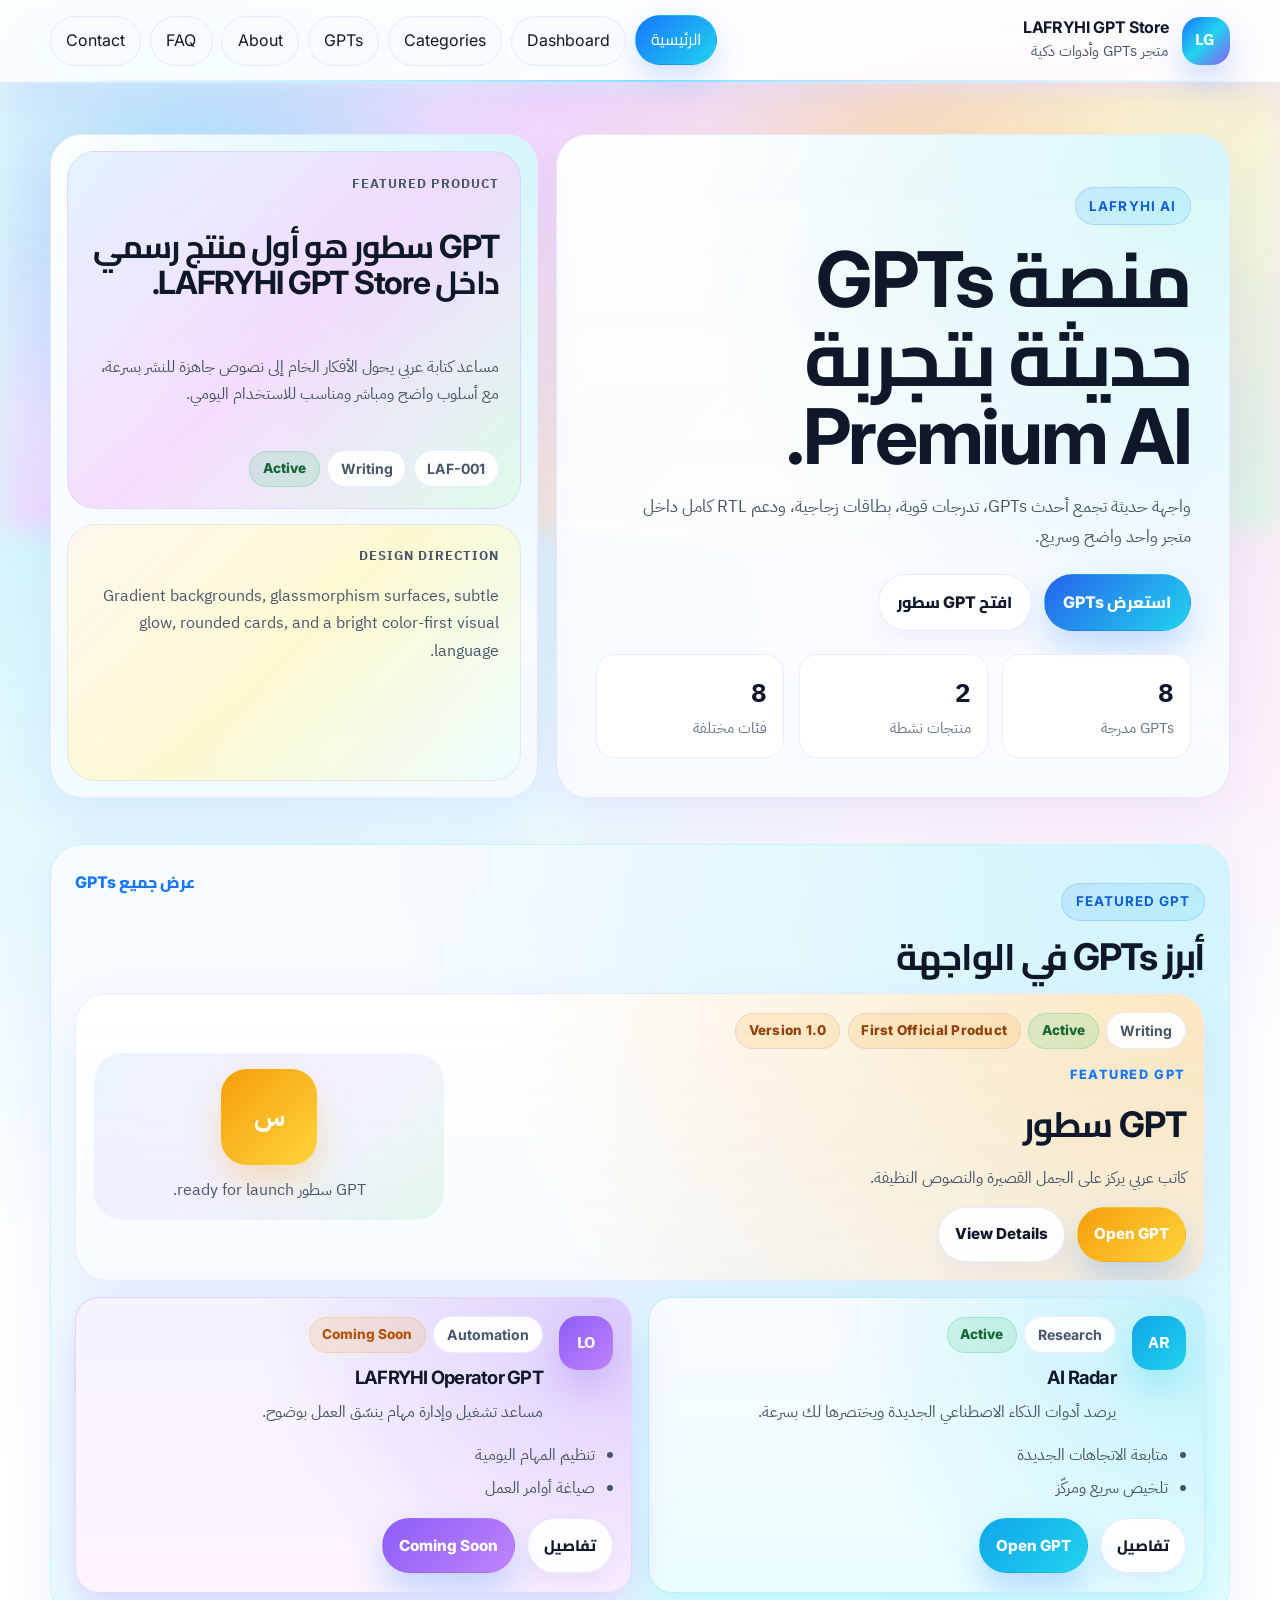
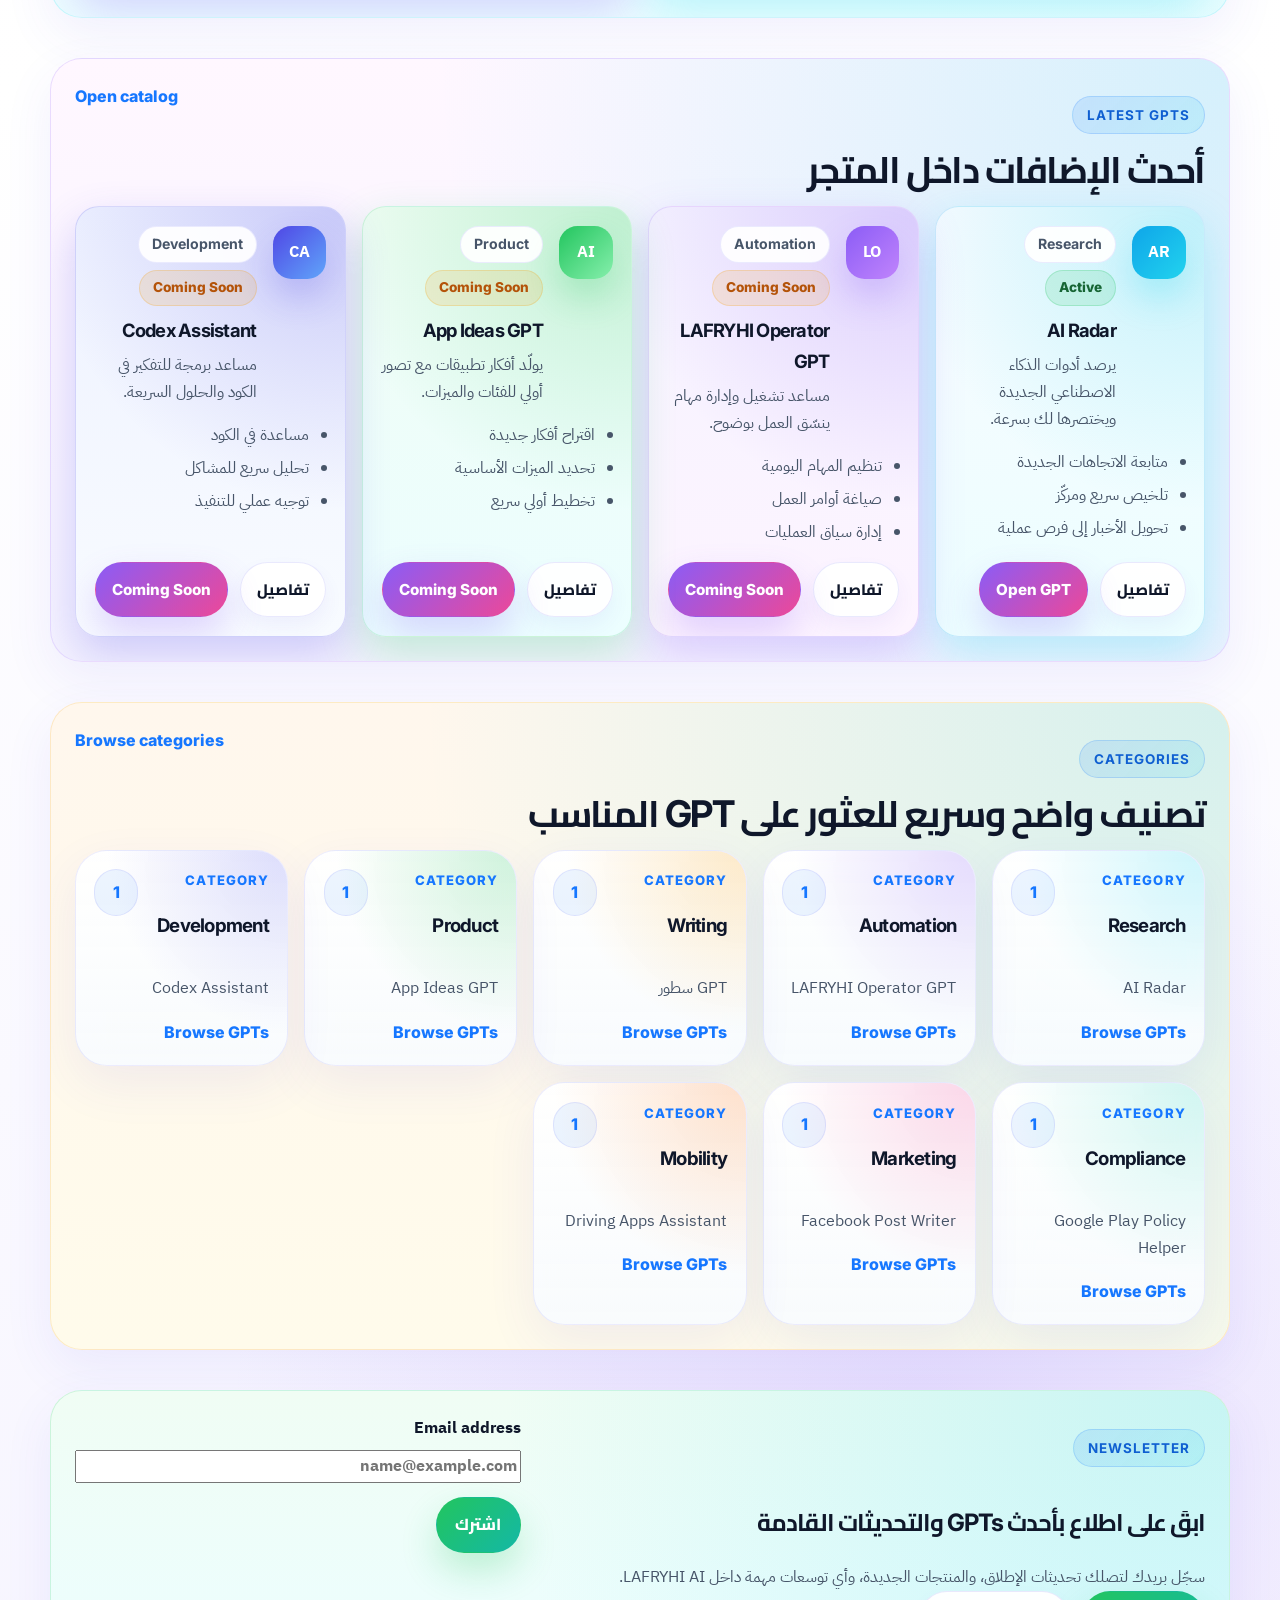
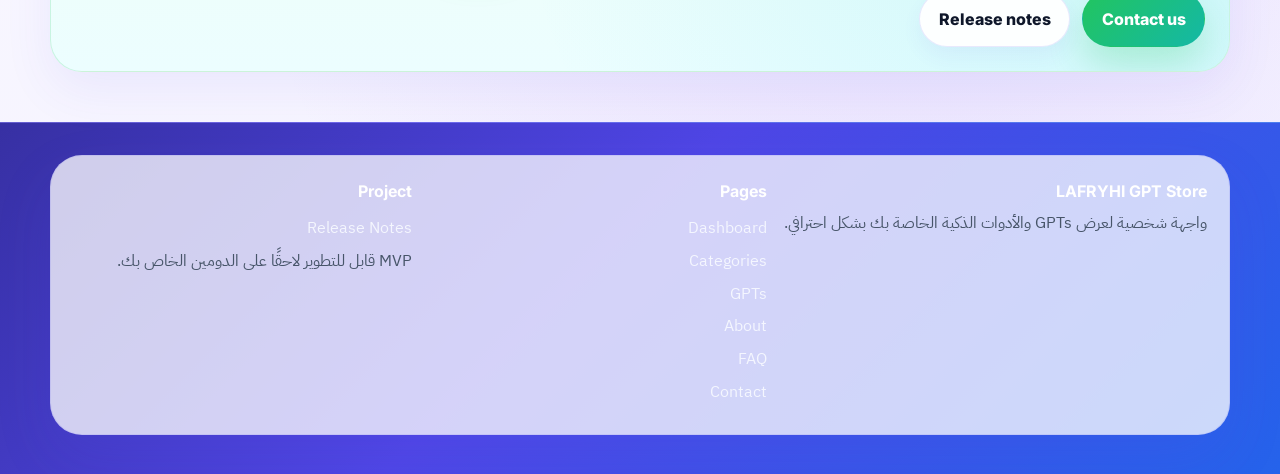
<file: index.html>
<!doctype html>
<html lang="ar" dir="rtl">
<head>
  <meta charset="utf-8">
  <meta name="viewport" content="width=device-width, initial-scale=1">
  <title>LAFRYHI GPT Store | Bright AI Showcase</title>
  <meta name="description" content="LAFRYHI GPT Store هو متجر GPTs حديث بتجربة Premium AI وواجهة RTL-first لعرض الأدوات الذكية داخل منصة واحدة واضحة وسريعة.">
  <meta name="google-site-verification" content="5jzOh8KGnPrOgesHs0AV-E6cjjSIkguZpk8IALyX8Zs">
  <link rel="canonical" href="https://lafryhi.com/">
  <meta property="og:title" content="LAFRYHI GPT Store | Bright AI Showcase">
  <meta property="og:description" content="منصة GPTs حديثة بتجربة Premium AI وواجهة RTL-first لعرض الأدوات الذكية داخل LAFRYHI GPT Store.">
  <meta property="og:type" content="website">
  <meta property="og:url" content="https://lafryhi.com/">
  <meta property="og:image" content="assets/og-image.svg">
  <meta name="twitter:card" content="summary_large_image">
  <meta name="twitter:title" content="LAFRYHI GPT Store | Bright AI Showcase">
  <meta name="twitter:description" content="منصة GPTs حديثة بتجربة Premium AI وواجهة RTL-first لعرض الأدوات الذكية داخل LAFRYHI GPT Store.">
  <meta name="twitter:image" content="assets/og-image.svg">
  <link rel="preconnect" href="https://fonts.googleapis.com">
  <link rel="preconnect" href="https://fonts.gstatic.com" crossorigin>
  <link href="https://fonts.googleapis.com/css2?family=Inter:wght@400;500;600;700;800&family=Cairo:wght@400;500;600;700;800&family=IBM+Plex+Sans+Arabic:wght@400;500;600;700&display=swap" rel="stylesheet">
  <link rel="icon" type="image/svg+xml" href="assets/favicon.svg">
  <link rel="manifest" href="manifest.webmanifest">
  <link rel="stylesheet" href="css/style.css">
  <script defer src="js/app.js"></script>
</head>
<body data-page="home">
  <header class="topbar">
    <div class="container topbar__inner">
      <a class="brand" href="index.html" aria-label="LAFRYHI GPT Store">
        <span class="brand__mark" aria-hidden="true">LG</span>
        <span class="brand__text">
          <span class="brand__name">LAFRYHI GPT Store</span>
          <span class="brand__tag">متجر GPTs وأدوات ذكية</span>
        </span>
      </a>
      <nav class="nav" aria-label="التنقل الرئيسي">
        <a href="index.html" aria-current="page">الرئيسية</a>
        <a href="dashboard.html">Dashboard</a>
        <a href="categories.html">Categories</a>
        <a href="gpts.html">GPTs</a>
        <a href="about.html">About</a>
        <a href="faq.html">FAQ</a>
        <a href="contact.html">Contact</a>
      </nav>
    </div>
  </header>

  <main>
    <section class="hero hero--home" data-reveal>
      <div class="container hero__grid">
        <div class="hero__copy">
          <p class="eyebrow">LAFRYHI AI</p>
          <h1>منصة GPTs حديثة بتجربة Premium AI.</h1>
          <p class="lead">
            واجهة حديثة تجمع أحدث GPTs، تدرجات قوية، بطاقات زجاجية، ودعم RTL كامل داخل متجر واحد واضح وسريع.
          </p>
          <div class="hero__actions">
            <a class="button button--primary" href="gpts.html">استعرض GPTs</a>
            <a class="button button--secondary" href="gpt.html?slug=gpt-sotour">افتح GPT سطور</a>
          </div>
          <div class="hero__stats" aria-label="إحصاءات سريعة">
            <div class="stat">
              <span class="stat__value" data-stat-total>8</span>
              <span class="stat__label">GPTs مدرجة</span>
            </div>
            <div class="stat">
              <span class="stat__value" data-stat-active>1</span>
              <span class="stat__label">منتجات نشطة</span>
            </div>
            <div class="stat">
              <span class="stat__value" data-stat-categories>8</span>
              <span class="stat__label">فئات مختلفة</span>
            </div>
          </div>
        </div>

        <aside class="hero__panel">
          <div class="hero-card hero-card--main">
            <p class="hero-card__label">Featured Product</p>
            <h2>GPT سطور هو أول منتج رسمي داخل LAFRYHI GPT Store.</h2>
            <p>
              مساعد كتابة عربي يحول الأفكار الخام إلى نصوص جاهزة للنشر بسرعة، مع أسلوب واضح ومباشر ومناسب للاستخدام اليومي.
            </p>
            <div class="gpt-card__row">
              <span class="chip">LAF-001</span>
              <span class="chip">Writing</span>
              <span class="status status--active">Active</span>
            </div>
          </div>
          <div class="hero-card hero-card--accent">
            <p class="hero-card__label">Design direction</p>
            <p>
              Gradient backgrounds, glassmorphism surfaces, subtle glow, rounded cards, and a bright color-first visual language.
            </p>
          </div>
        </aside>
      </div>
    </section>

    <section class="section section--featured" data-reveal>
      <div class="container section__card section__card--featured">
        <div class="section__head">
          <div>
            <p class="eyebrow">Featured GPT</p>
            <h2>أبرز GPTs في الواجهة</h2>
          </div>
          <a class="text-link" href="gpts.html">عرض جميع GPTs</a>
        </div>
        <div class="home-featured-slot" data-home-featured></div>
        <div class="home-featured-rail gpt-grid gpt-grid--compact" data-home-featured-rail></div>
      </div>
    </section>

    <section class="section section--latest" data-reveal>
      <div class="container section__card section__card--soft">
        <div class="section__head">
          <div>
            <p class="eyebrow">Latest GPTs</p>
            <h2>أحدث الإضافات داخل المتجر</h2>
          </div>
          <a class="text-link" href="gpts.html">Open catalog</a>
        </div>
        <div class="gpt-grid" data-home-latest></div>
      </div>
    </section>

    <section class="section section--categories" data-reveal>
      <div class="container section__card">
        <div class="section__head">
          <div>
            <p class="eyebrow">Categories</p>
            <h2>تصنيف واضح وسريع للعثور على GPT المناسب</h2>
          </div>
          <a class="text-link" href="categories.html">Browse categories</a>
        </div>
        <div class="home-category-grid" data-home-categories></div>
      </div>
    </section>

    <section class="section section--cta" data-reveal>
      <div class="container section__card section__card--cta home-cta">
        <div>
          <p class="eyebrow">Newsletter</p>
          <h2>ابقَ على اطلاع بأحدث GPTs والتحديثات القادمة</h2>
          <p class="home-cta__copy">
            سجّل بريدك لتصلك تحديثات الإطلاق، والمنتجات الجديدة، وأي توسعات مهمة داخل LAFRYHI AI.
          </p>
          <div class="home-cta__actions">
            <a class="button button--primary" href="contact.html">Contact us</a>
            <a class="button button--secondary" href="release-notes.html">Release notes</a>
          </div>
        </div>
        <form class="newsletter-form" action="#" method="post">
          <label>
            <span>Email address</span>
            <input type="email" name="email" placeholder="name@example.com" autocomplete="email">
          </label>
          <button class="button button--primary" type="button">اشترك</button>
        </form>
      </div>
    </section>
  </main>

  <footer class="footer">
    <div class="container footer__grid">
      <div>
        <p class="footer__title">LAFRYHI GPT Store</p>
        <p class="footer__text">واجهة شخصية لعرض GPTs والأدوات الذكية الخاصة بك بشكل احترافي.</p>
      </div>
      <div>
        <p class="footer__heading">Pages</p>
        <a href="dashboard.html">Dashboard</a>
        <a href="categories.html">Categories</a>
        <a href="gpts.html">GPTs</a>
        <a href="about.html">About</a>
        <a href="faq.html">FAQ</a>
        <a href="contact.html">Contact</a>
      </div>
      <div>
        <p class="footer__heading">Project</p>
        <a href="release-notes.html">Release Notes</a>
        <p class="footer__text">MVP قابل للتطوير لاحقًا على الدومين الخاص بك.</p>
      </div>
    </div>
  </footer>
</body>
</html>
</file>
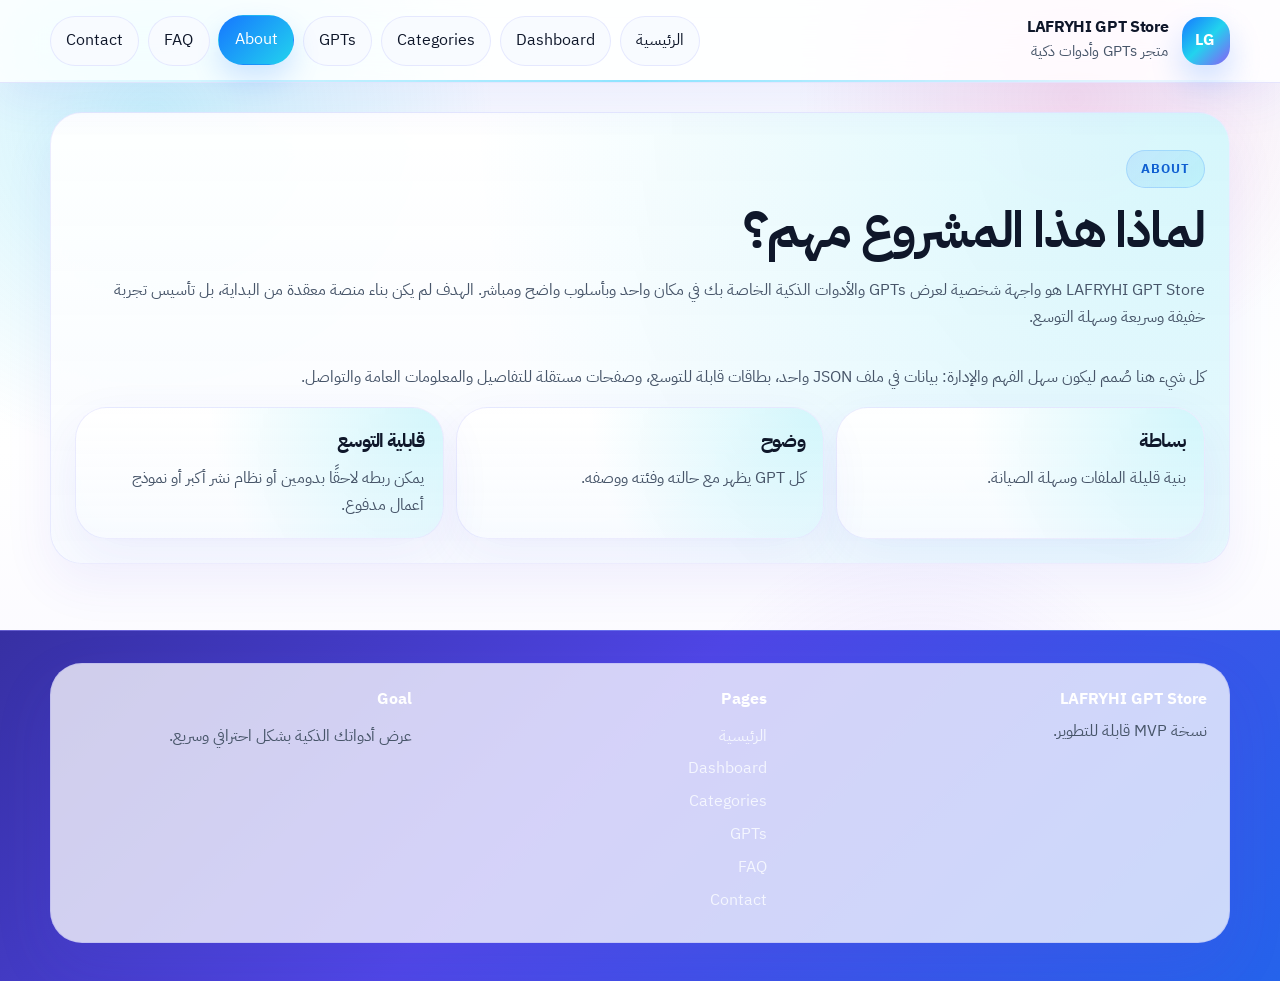
<file: about.html>
<!doctype html>
<html lang="ar" dir="rtl">
<head>
  <meta charset="utf-8">
  <meta name="viewport" content="width=device-width, initial-scale=1">
  <title>About | LAFRYHI GPT Store</title>
  <meta name="description" content="تعرف على فكرة LAFRYHI GPT Store ولماذا بُني كواجهة بسيطة قابلة للتوسع.">
  <link rel="canonical" href="https://lafryhi.com/about.html">
  <meta property="og:title" content="About | LAFRYHI GPT Store">
  <meta property="og:description" content="تعرف على فكرة LAFRYHI GPT Store ولماذا بُني كواجهة بسيطة قابلة للتوسع.">
  <meta property="og:type" content="website">
  <meta property="og:url" content="">
  <meta property="og:image" content="assets/og-image.svg">
  <meta name="twitter:card" content="summary_large_image">
  <meta name="twitter:title" content="About | LAFRYHI GPT Store">
  <meta name="twitter:description" content="تعرف على فكرة LAFRYHI GPT Store ولماذا بُني كواجهة بسيطة قابلة للتوسع.">
  <meta name="twitter:image" content="assets/og-image.svg">
  <link rel="preconnect" href="https://fonts.googleapis.com">
  <link rel="preconnect" href="https://fonts.gstatic.com" crossorigin>
  <link href="https://fonts.googleapis.com/css2?family=IBM+Plex+Sans+Arabic:wght@400;500;600;700&display=swap" rel="stylesheet">
  <link rel="icon" type="image/svg+xml" href="assets/favicon.svg">
  <link rel="manifest" href="manifest.webmanifest">
  <link rel="stylesheet" href="css/style.css">
  <script defer src="js/app.js"></script>
</head>
<body data-page="static">
  <header class="topbar">
    <div class="container topbar__inner">
      <a class="brand" href="index.html" aria-label="LAFRYHI GPT Store">
        <span class="brand__mark" aria-hidden="true">LG</span>
        <span class="brand__text">
          <span class="brand__name">LAFRYHI GPT Store</span>
          <span class="brand__tag">متجر GPTs وأدوات ذكية</span>
        </span>
      </a>
      <nav class="nav" aria-label="التنقل الرئيسي">
        <a href="index.html">الرئيسية</a>
        <a href="dashboard.html">Dashboard</a>
        <a href="categories.html">Categories</a>
        <a href="gpts.html">GPTs</a>
        <a href="about.html" aria-current="page">About</a>
        <a href="faq.html">FAQ</a>
        <a href="contact.html">Contact</a>
      </nav>
    </div>
  </header>

  <main class="page">
    <section class="container section__card">
      <div class="section__head">
        <div>
          <p class="eyebrow">About</p>
          <h1>لماذا هذا المشروع مهم؟</h1>
        </div>
      </div>
      <div class="copy-block">
        <p>
          LAFRYHI GPT Store هو واجهة شخصية لعرض GPTs والأدوات الذكية الخاصة بك في مكان واحد وبأسلوب
          واضح ومباشر. الهدف لم يكن بناء منصة معقدة من البداية، بل تأسيس تجربة خفيفة وسريعة وسهلة التوسع.
        </p>
        <p>
          كل شيء هنا صُمم ليكون سهل الفهم والإدارة: بيانات في ملف JSON واحد، بطاقات قابلة للتوسع، وصفحات مستقلة
          للتفاصيل والمعلومات العامة والتواصل.
        </p>
        <div class="mini-grid">
          <article class="mini-card">
            <h3>بساطة</h3>
            <p>بنية قليلة الملفات وسهلة الصيانة.</p>
          </article>
          <article class="mini-card">
            <h3>وضوح</h3>
            <p>كل GPT يظهر مع حالته وفئته ووصفه.</p>
          </article>
          <article class="mini-card">
            <h3>قابلية التوسع</h3>
            <p>يمكن ربطه لاحقًا بدومين أو نظام نشر أكبر أو نموذج أعمال مدفوع.</p>
          </article>
        </div>
      </div>
    </section>
  </main>

  <footer class="footer">
    <div class="container footer__grid">
      <div>
        <p class="footer__title">LAFRYHI GPT Store</p>
        <p class="footer__text">نسخة MVP قابلة للتطوير.</p>
      </div>
      <div>
        <p class="footer__heading">Pages</p>
        <a href="index.html">الرئيسية</a>
        <a href="dashboard.html">Dashboard</a>
        <a href="categories.html">Categories</a>
        <a href="gpts.html">GPTs</a>
        <a href="faq.html">FAQ</a>
        <a href="contact.html">Contact</a>
      </div>
      <div>
        <p class="footer__heading">Goal</p>
        <p class="footer__text">عرض أدواتك الذكية بشكل احترافي وسريع.</p>
      </div>
    </div>
  </footer>
</body>
</html>
</file>
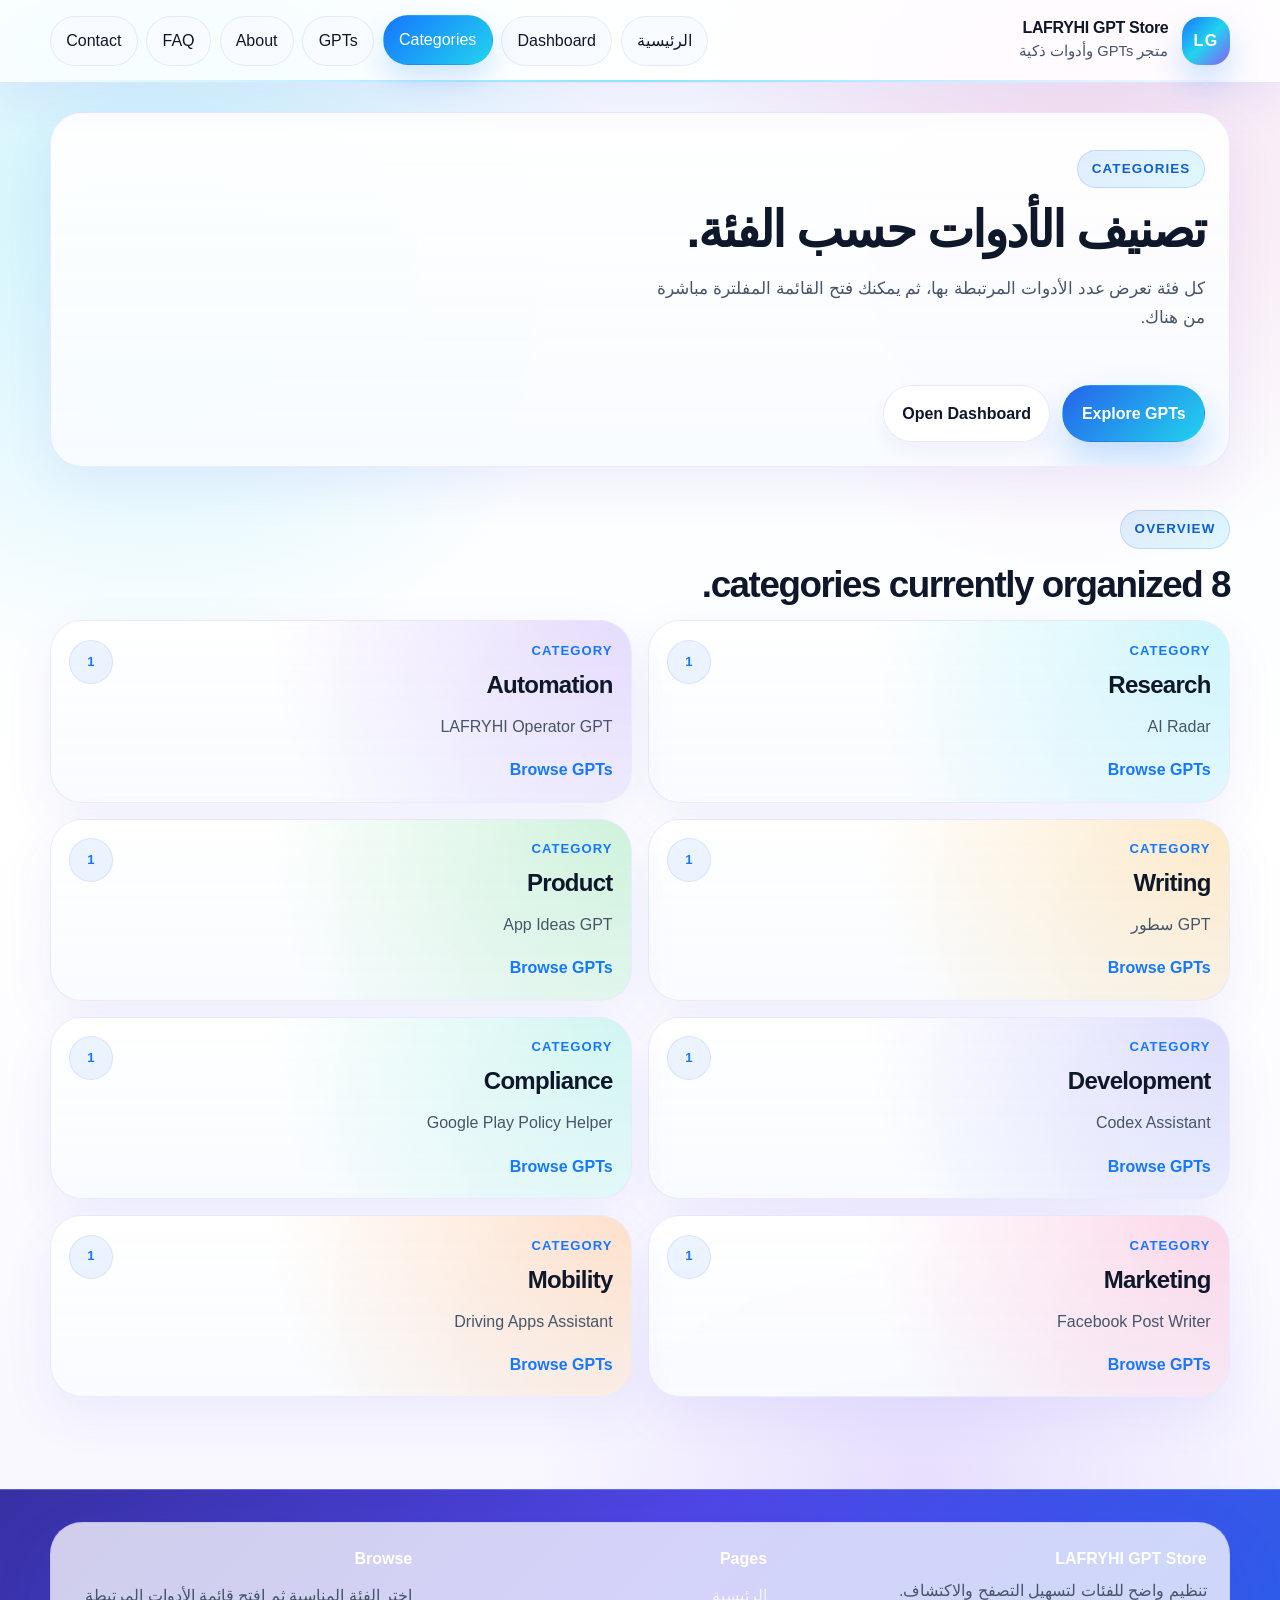
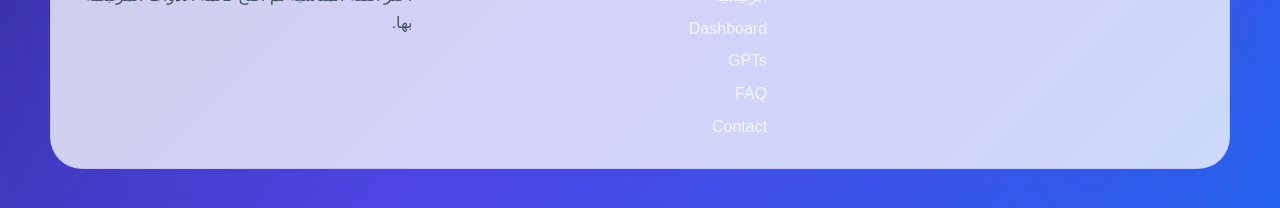
<file: categories.html>
﻿<!doctype html>
<html lang="ar" dir="rtl">
<head>
  <meta charset="utf-8">
  <meta name="viewport" content="width=device-width, initial-scale=1">
  <title>Categories | Bright AI Showcase</title>
  <meta name="description" content="Explore LAFRYHI categories in a bright, colorful RTL layout with clear counts and direct links to GPT collections.">
  <link rel="canonical" href="https://lafryhi.com/categories.html">
  <meta property="og:title" content="Categories | Bright AI Showcase">
  <meta property="og:description" content="Explore LAFRYHI categories in a bright, colorful RTL layout with clear counts and direct links to GPT collections.">
  <meta property="og:type" content="website">
  <meta property="og:url" content="">
  <meta property="og:image" content="assets/og-image.svg">
  <meta name="twitter:card" content="summary_large_image">
  <meta name="twitter:title" content="Categories | Bright AI Showcase">
  <meta name="twitter:description" content="Explore LAFRYHI categories in a bright, colorful RTL layout with clear counts and direct links to GPT collections.">
  <meta name="twitter:image" content="assets/og-image.svg">
  <link rel="icon" type="image/svg+xml" href="assets/favicon.svg">
  <link rel="manifest" href="manifest.webmanifest">
  <link rel="apple-touch-icon" href="assets/favicon.svg">
  <link rel="stylesheet" href="css/style.css">
  <script defer src="js/app.js"></script>
</head>
<body data-page="categories">
  <header class="topbar">
    <div class="container topbar__inner">
      <a class="brand" href="index.html" aria-label="LAFRYHI GPT Store">
        <span class="brand__mark" aria-hidden="true">LG</span>
        <span class="brand__text">
          <span class="brand__name">LAFRYHI GPT Store</span>
          <span class="brand__tag">متجر GPTs وأدوات ذكية</span>
        </span>
      </a>
      <nav class="nav" aria-label="التنقل الرئيسي">
        <a href="index.html">الرئيسية</a>
        <a href="dashboard.html">Dashboard</a>
        <a href="categories.html" aria-current="page">Categories</a>
        <a href="gpts.html">GPTs</a>
        <a href="about.html">About</a>
        <a href="faq.html">FAQ</a>
        <a href="contact.html">Contact</a>
      </nav>
    </div>
  </header>

  <main class="page">
    <section class="container page-intro">
      <div>
        <p class="eyebrow">Categories</p>
        <h1>تصنيف الأدوات حسب الفئة.</h1>
        <p class="lead">كل فئة تعرض عدد الأدوات المرتبطة بها، ثم يمكنك فتح القائمة المفلترة مباشرة من هناك.</p>
      </div>
      <div class="hero__actions">
        <a class="button button--primary" href="gpts.html">Explore GPTs</a>
        <a class="button button--secondary" href="dashboard.html">Open Dashboard</a>
      </div>
    </section>

    <section class="container section">
      <div class="section__head">
        <div>
          <p class="eyebrow">Overview</p>
          <h2><span data-categories-total>0</span> categories currently organized.</h2>
        </div>
      </div>
      <div class="categories-grid" data-categories-grid></div>
    </section>
  </main>

  <footer class="footer">
    <div class="container footer__grid">
      <div>
        <p class="footer__title">LAFRYHI GPT Store</p>
        <p class="footer__text">تنظيم واضح للفئات لتسهيل التصفح والاكتشاف.</p>
      </div>
      <div>
        <p class="footer__heading">Pages</p>
        <a href="index.html">الرئيسية</a>
        <a href="dashboard.html">Dashboard</a>
        <a href="gpts.html">GPTs</a>
        <a href="faq.html">FAQ</a>
        <a href="contact.html">Contact</a>
      </div>
      <div>
        <p class="footer__heading">Browse</p>
        <p class="footer__text">اختر الفئة المناسبة ثم افتح قائمة الأدوات المرتبطة بها.</p>
      </div>
    </div>
  </footer>
</body>
</html>
</file>
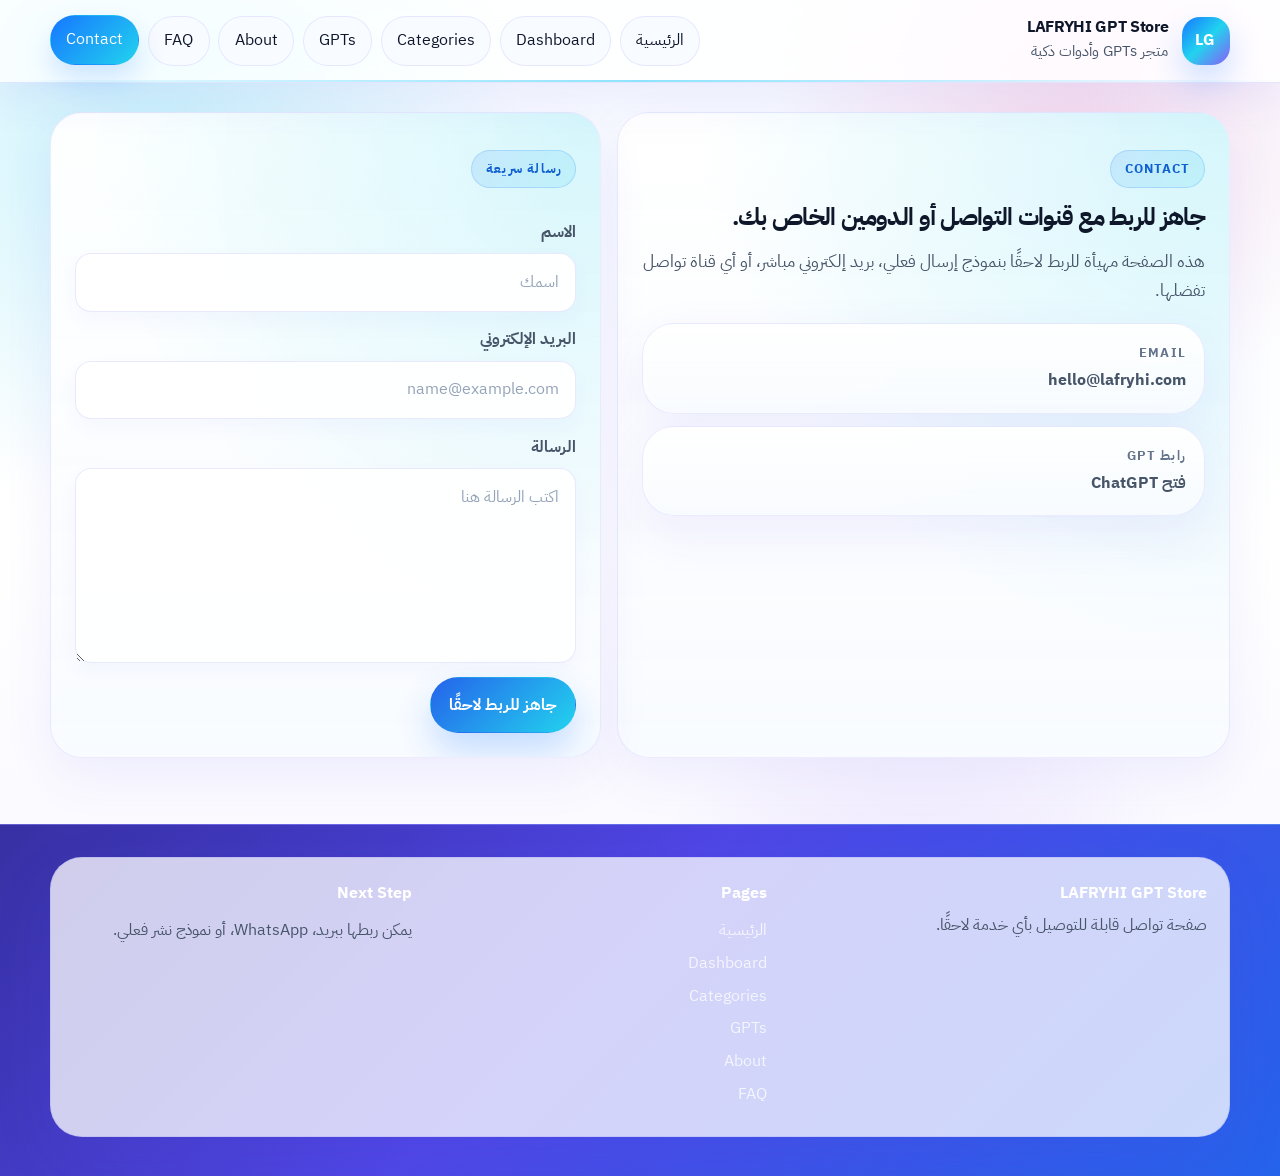
<file: contact.html>
<!doctype html>
<html lang="ar" dir="rtl">
<head>
  <meta charset="utf-8">
  <meta name="viewport" content="width=device-width, initial-scale=1">
  <title>Contact | LAFRYHI GPT Store</title>
  <meta name="description" content="تواصل مع LAFRYHI GPT Store لربط الموقع بالدومين أو القنوات التي تفضلها.">
  <link rel="canonical" href="https://lafryhi.com/contact.html">
  <meta property="og:title" content="Contact | LAFRYHI GPT Store">
  <meta property="og:description" content="تواصل مع LAFRYHI GPT Store لربط الموقع بالدومين أو القنوات التي تفضلها.">
  <meta property="og:type" content="website">
  <meta property="og:url" content="">
  <meta property="og:image" content="assets/og-image.svg">
  <meta name="twitter:card" content="summary_large_image">
  <meta name="twitter:title" content="Contact | LAFRYHI GPT Store">
  <meta name="twitter:description" content="تواصل مع LAFRYHI GPT Store لربط الموقع بالدومين أو القنوات التي تفضلها.">
  <meta name="twitter:image" content="assets/og-image.svg">
  <link rel="preconnect" href="https://fonts.googleapis.com">
  <link rel="preconnect" href="https://fonts.gstatic.com" crossorigin>
  <link href="https://fonts.googleapis.com/css2?family=IBM+Plex+Sans+Arabic:wght@400;500;600;700&display=swap" rel="stylesheet">
  <link rel="icon" type="image/svg+xml" href="assets/favicon.svg">
  <link rel="manifest" href="manifest.webmanifest">
  <link rel="stylesheet" href="css/style.css">
  <script defer src="js/app.js"></script>
</head>
<body data-page="static">
  <header class="topbar">
    <div class="container topbar__inner">
      <a class="brand" href="index.html" aria-label="LAFRYHI GPT Store">
        <span class="brand__mark" aria-hidden="true">LG</span>
        <span class="brand__text">
          <span class="brand__name">LAFRYHI GPT Store</span>
          <span class="brand__tag">متجر GPTs وأدوات ذكية</span>
        </span>
      </a>
      <nav class="nav" aria-label="التنقل الرئيسي">
        <a href="index.html">الرئيسية</a>
        <a href="dashboard.html">Dashboard</a>
        <a href="categories.html">Categories</a>
        <a href="gpts.html">GPTs</a>
        <a href="about.html">About</a>
        <a href="faq.html">FAQ</a>
        <a href="contact.html" aria-current="page">Contact</a>
      </nav>
    </div>
  </header>

  <main class="page">
    <section class="container contact-layout">
      <div class="section__card">
        <p class="eyebrow">Contact</p>
        <h1>جاهز للربط مع قنوات التواصل أو الدومين الخاص بك.</h1>
        <p class="lead">
          هذه الصفحة مهيأة للربط لاحقًا بنموذج إرسال فعلي، بريد إلكتروني مباشر، أو أي قناة تواصل تفضلها.
        </p>
        <div class="contact-list">
          <a class="contact-item" href="mailto:hello@lafryhi.com">
            <span class="contact-item__label">Email</span>
            <span class="contact-item__value">hello@lafryhi.com</span>
          </a>
          <a class="contact-item" href="https://chatgpt.com/" target="_blank" rel="noreferrer">
            <span class="contact-item__label">رابط GPT</span>
            <span class="contact-item__value">فتح ChatGPT</span>
          </a>
        </div>
      </div>

      <form class="section__card contact-form">
        <p class="eyebrow">رسالة سريعة</p>
        <label>
          <span>الاسم</span>
          <input type="text" placeholder="اسمك">
        </label>
        <label>
          <span>البريد الإلكتروني</span>
          <input type="email" placeholder="name@example.com">
        </label>
        <label>
          <span>الرسالة</span>
          <textarea rows="6" placeholder="اكتب الرسالة هنا"></textarea>
        </label>
        <button class="button button--primary" type="button">جاهز للربط لاحقًا</button>
      </form>
    </section>
  </main>

  <footer class="footer">
    <div class="container footer__grid">
      <div>
        <p class="footer__title">LAFRYHI GPT Store</p>
        <p class="footer__text">صفحة تواصل قابلة للتوصيل بأي خدمة لاحقًا.</p>
      </div>
      <div>
        <p class="footer__heading">Pages</p>
        <a href="index.html">الرئيسية</a>
        <a href="dashboard.html">Dashboard</a>
        <a href="categories.html">Categories</a>
        <a href="gpts.html">GPTs</a>
        <a href="about.html">About</a>
        <a href="faq.html">FAQ</a>
      </div>
      <div>
        <p class="footer__heading">Next Step</p>
        <p class="footer__text">يمكن ربطها ببريد، WhatsApp، أو نموذج نشر فعلي.</p>
      </div>
    </div>
  </footer>
</body>
</html>
</file>
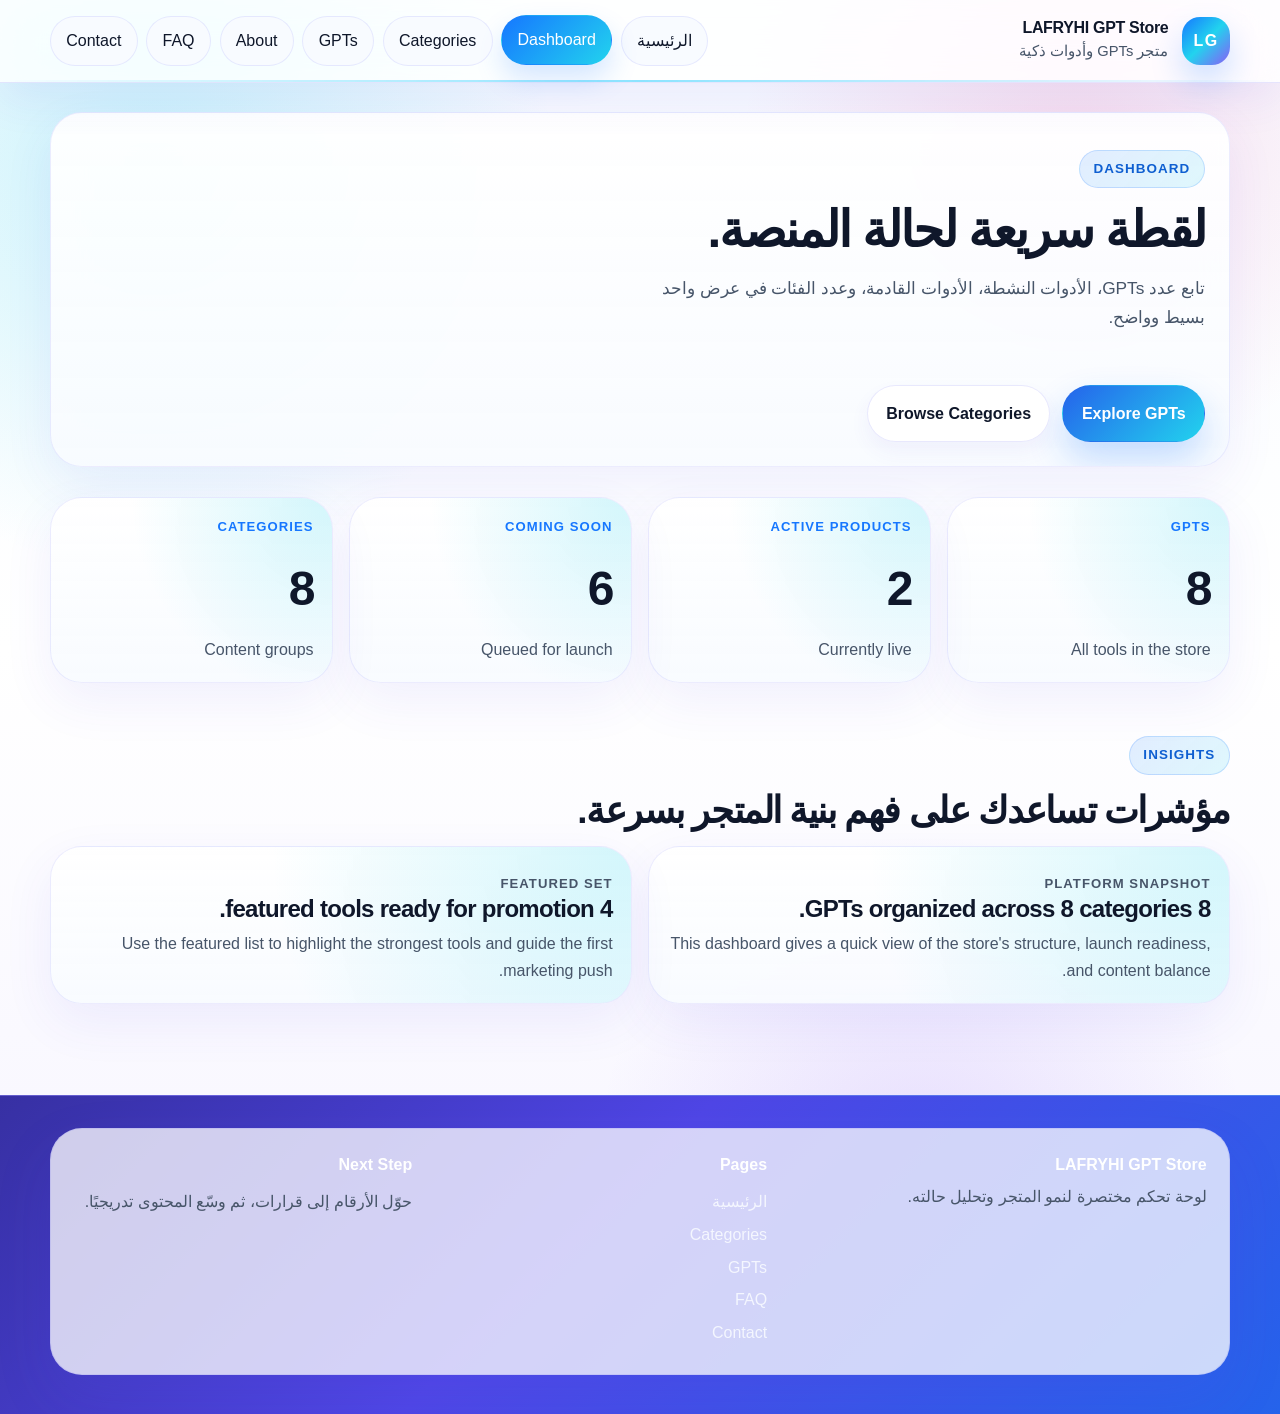
<file: dashboard.html>
<!doctype html>
<html lang="ar" dir="rtl">
<head>
  <meta charset="utf-8">
  <meta name="viewport" content="width=device-width, initial-scale=1">
  <title>Dashboard | LAFRYHI GPT Store</title>
  <meta name="description" content="لوحة تحكم سريعة تعرض عدد GPTs والفئات وحالات الإطلاق داخل LAFRYHI GPT Store.">
  <link rel="canonical" href="https://lafryhi.com/dashboard.html">
  <meta property="og:title" content="Dashboard | LAFRYHI GPT Store">
  <meta property="og:description" content="لوحة تحكم سريعة تعرض عدد GPTs والفئات وحالات الإطلاق داخل LAFRYHI GPT Store.">
  <meta property="og:type" content="website">
  <meta property="og:url" content="">
  <meta property="og:image" content="assets/og-image.svg">
  <meta name="twitter:card" content="summary_large_image">
  <meta name="twitter:title" content="Dashboard | LAFRYHI GPT Store">
  <meta name="twitter:description" content="لوحة تحكم سريعة تعرض عدد GPTs والفئات وحالات الإطلاق داخل LAFRYHI GPT Store.">
  <meta name="twitter:image" content="assets/og-image.svg">
  <link rel="icon" type="image/svg+xml" href="assets/favicon.svg">
  <link rel="apple-touch-icon" href="assets/favicon.svg">
  <link rel="manifest" href="manifest.webmanifest">
  <link rel="stylesheet" href="css/style.css">
  <script defer src="js/app.js"></script>
</head>
<body data-page="dashboard">
  <header class="topbar">
    <div class="container topbar__inner">
      <a class="brand" href="index.html" aria-label="LAFRYHI GPT Store">
        <span class="brand__mark" aria-hidden="true">LG</span>
        <span class="brand__text">
          <span class="brand__name">LAFRYHI GPT Store</span>
          <span class="brand__tag">متجر GPTs وأدوات ذكية</span>
        </span>
      </a>
      <nav class="nav" aria-label="التنقل الرئيسي">
        <a href="index.html">الرئيسية</a>
        <a href="dashboard.html" aria-current="page">Dashboard</a>
        <a href="categories.html">Categories</a>
        <a href="gpts.html">GPTs</a>
        <a href="about.html">About</a>
        <a href="faq.html">FAQ</a>
        <a href="contact.html">Contact</a>
      </nav>
    </div>
  </header>

  <main class="page">
    <section class="container page-intro">
      <div>
        <p class="eyebrow">Dashboard</p>
        <h1>لقطة سريعة لحالة المنصة.</h1>
        <p class="lead">تابع عدد GPTs، الأدوات النشطة، الأدوات القادمة، وعدد الفئات في عرض واحد بسيط وواضح.</p>
      </div>
      <div class="hero__actions">
        <a class="button button--primary" href="gpts.html">Explore GPTs</a>
        <a class="button button--secondary" href="categories.html">Browse Categories</a>
      </div>
    </section>

    <section class="container section">
      <div class="dashboard-grid" data-dashboard-metrics></div>
    </section>

    <section class="container section">
      <div class="section__head">
        <div>
          <p class="eyebrow">Insights</p>
          <h2>مؤشرات تساعدك على فهم بنية المتجر بسرعة.</h2>
        </div>
      </div>
      <div class="dashboard-spotlight" data-dashboard-spotlight></div>
    </section>
  </main>

  <footer class="footer">
    <div class="container footer__grid">
      <div>
        <p class="footer__title">LAFRYHI GPT Store</p>
        <p class="footer__text">لوحة تحكم مختصرة لنمو المتجر وتحليل حالته.</p>
      </div>
      <div>
        <p class="footer__heading">Pages</p>
        <a href="index.html">الرئيسية</a>
        <a href="categories.html">Categories</a>
        <a href="gpts.html">GPTs</a>
        <a href="faq.html">FAQ</a>
        <a href="contact.html">Contact</a>
      </div>
      <div>
        <p class="footer__heading">Next Step</p>
        <p class="footer__text">حوّل الأرقام إلى قرارات، ثم وسّع المحتوى تدريجيًا.</p>
      </div>
    </div>
  </footer>
</body>
</html>
</file>
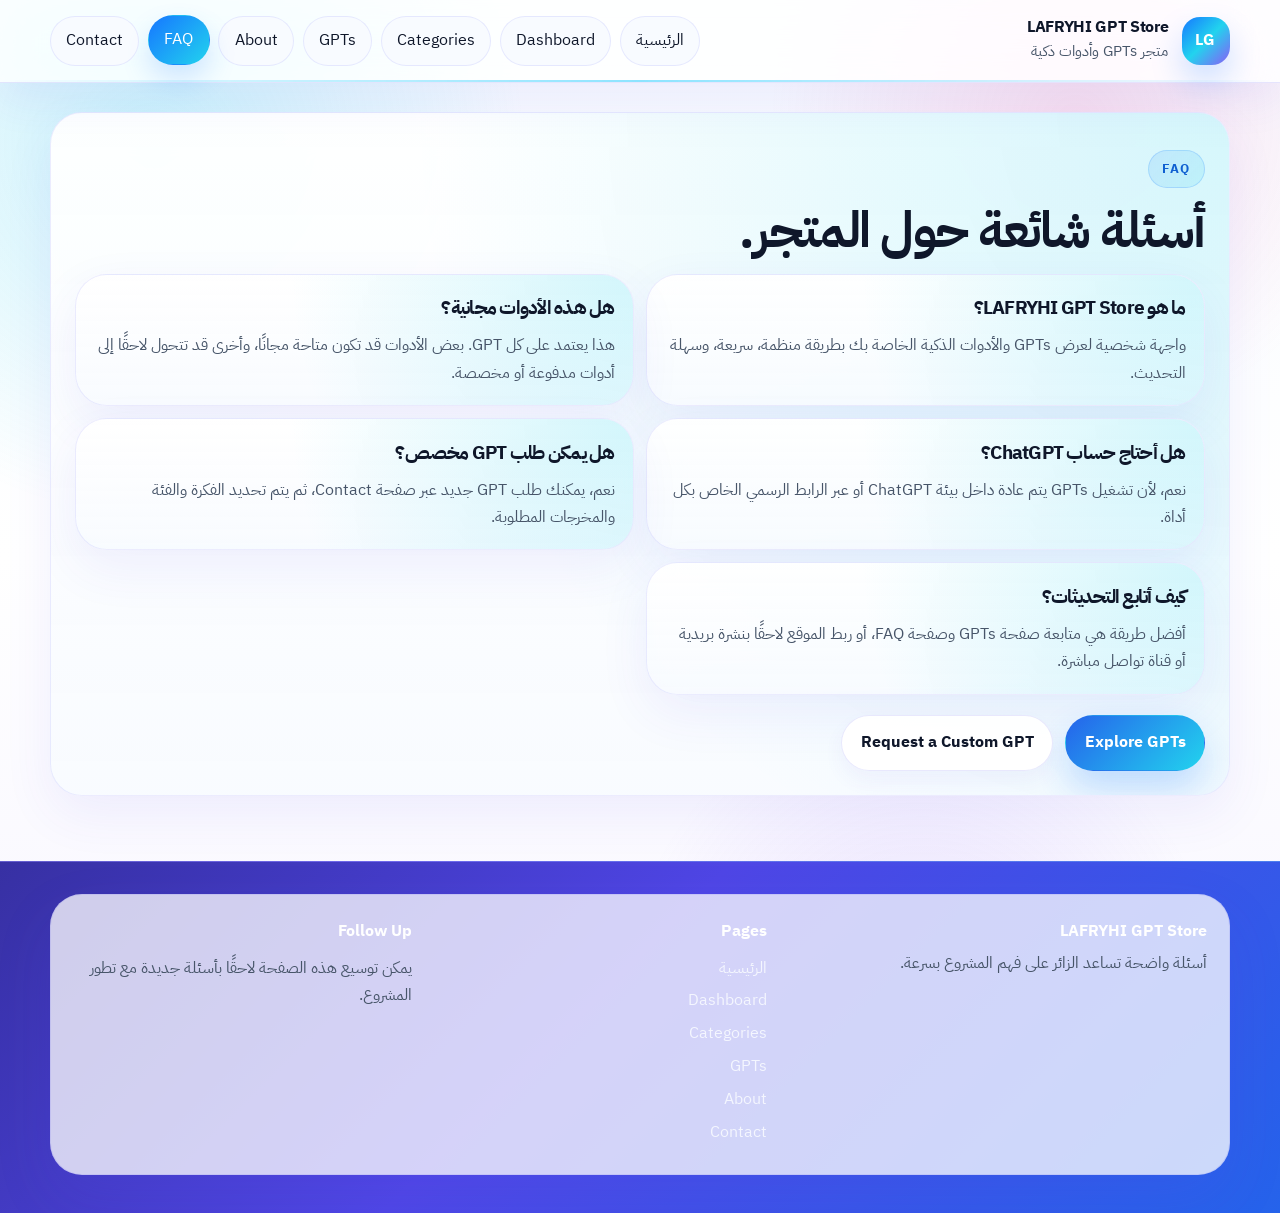
<file: faq.html>
<!doctype html>
<html lang="ar" dir="rtl">
<head>
  <meta charset="utf-8">
  <meta name="viewport" content="width=device-width, initial-scale=1">
  <title>FAQ | LAFRYHI GPT Store</title>
  <meta name="description" content="الأسئلة الشائعة حول LAFRYHI GPT Store وطريقة استخدامه ونشره.">
  <link rel="canonical" href="https://lafryhi.com/faq.html">
  <meta property="og:title" content="FAQ | LAFRYHI GPT Store">
  <meta property="og:description" content="الأسئلة الشائعة حول LAFRYHI GPT Store وطريقة استخدامه ونشره.">
  <meta property="og:type" content="website">
  <meta property="og:url" content="">
  <meta property="og:image" content="assets/og-image.svg">
  <meta name="twitter:card" content="summary_large_image">
  <meta name="twitter:title" content="FAQ | LAFRYHI GPT Store">
  <meta name="twitter:description" content="الأسئلة الشائعة حول LAFRYHI GPT Store وطريقة استخدامه ونشره.">
  <meta name="twitter:image" content="assets/og-image.svg">
  <link rel="preconnect" href="https://fonts.googleapis.com">
  <link rel="preconnect" href="https://fonts.gstatic.com" crossorigin>
  <link href="https://fonts.googleapis.com/css2?family=IBM+Plex+Sans+Arabic:wght@400;500;600;700&display=swap" rel="stylesheet">
  <link rel="icon" type="image/svg+xml" href="assets/favicon.svg">
  <link rel="manifest" href="manifest.webmanifest">
  <link rel="stylesheet" href="css/style.css">
  <script defer src="js/app.js"></script>
</head>
<body data-page="static">
  <header class="topbar">
    <div class="container topbar__inner">
      <a class="brand" href="index.html" aria-label="LAFRYHI GPT Store">
        <span class="brand__mark" aria-hidden="true">LG</span>
        <span class="brand__text">
          <span class="brand__name">LAFRYHI GPT Store</span>
          <span class="brand__tag">متجر GPTs وأدوات ذكية</span>
        </span>
      </a>
      <nav class="nav" aria-label="التنقل الرئيسي">
        <a href="index.html">الرئيسية</a>
        <a href="dashboard.html">Dashboard</a>
        <a href="categories.html">Categories</a>
        <a href="gpts.html">GPTs</a>
        <a href="about.html">About</a>
        <a href="faq.html" aria-current="page">FAQ</a>
        <a href="contact.html">Contact</a>
      </nav>
    </div>
  </header>

  <main class="page">
    <section class="container section__card">
      <div class="section__head">
        <div>
          <p class="eyebrow">FAQ</p>
          <h1>أسئلة شائعة حول المتجر.</h1>
        </div>
      </div>

      <div class="faq-grid">
        <article class="faq-card">
          <h3>ما هو LAFRYHI GPT Store؟</h3>
          <p>واجهة شخصية لعرض GPTs والأدوات الذكية الخاصة بك بطريقة منظمة، سريعة، وسهلة التحديث.</p>
        </article>
        <article class="faq-card">
          <h3>هل هذه الأدوات مجانية؟</h3>
          <p>هذا يعتمد على كل GPT. بعض الأدوات قد تكون متاحة مجانًا، وأخرى قد تتحول لاحقًا إلى أدوات مدفوعة أو مخصصة.</p>
        </article>
        <article class="faq-card">
          <h3>هل أحتاج حساب ChatGPT؟</h3>
          <p>نعم، لأن تشغيل GPTs يتم عادة داخل بيئة ChatGPT أو عبر الرابط الرسمي الخاص بكل أداة.</p>
        </article>
        <article class="faq-card">
          <h3>هل يمكن طلب GPT مخصص؟</h3>
          <p>نعم، يمكنك طلب GPT جديد عبر صفحة Contact، ثم يتم تحديد الفكرة والفئة والمخرجات المطلوبة.</p>
        </article>
        <article class="faq-card">
          <h3>كيف أتابع التحديثات؟</h3>
          <p>أفضل طريقة هي متابعة صفحة GPTs وصفحة FAQ، أو ربط الموقع لاحقًا بنشرة بريدية أو قناة تواصل مباشرة.</p>
        </article>
      </div>

      <div class="faq-actions">
        <a class="button button--primary" href="gpts.html">Explore GPTs</a>
        <a class="button button--secondary" href="contact.html">Request a Custom GPT</a>
      </div>
    </section>
  </main>

  <footer class="footer">
    <div class="container footer__grid">
      <div>
        <p class="footer__title">LAFRYHI GPT Store</p>
        <p class="footer__text">أسئلة واضحة تساعد الزائر على فهم المشروع بسرعة.</p>
      </div>
      <div>
        <p class="footer__heading">Pages</p>
        <a href="index.html">الرئيسية</a>
        <a href="dashboard.html">Dashboard</a>
        <a href="categories.html">Categories</a>
        <a href="gpts.html">GPTs</a>
        <a href="about.html">About</a>
        <a href="contact.html">Contact</a>
      </div>
      <div>
        <p class="footer__heading">Follow Up</p>
        <p class="footer__text">يمكن توسيع هذه الصفحة لاحقًا بأسئلة جديدة مع تطور المشروع.</p>
      </div>
    </div>
  </footer>
</body>
</html>
</file>
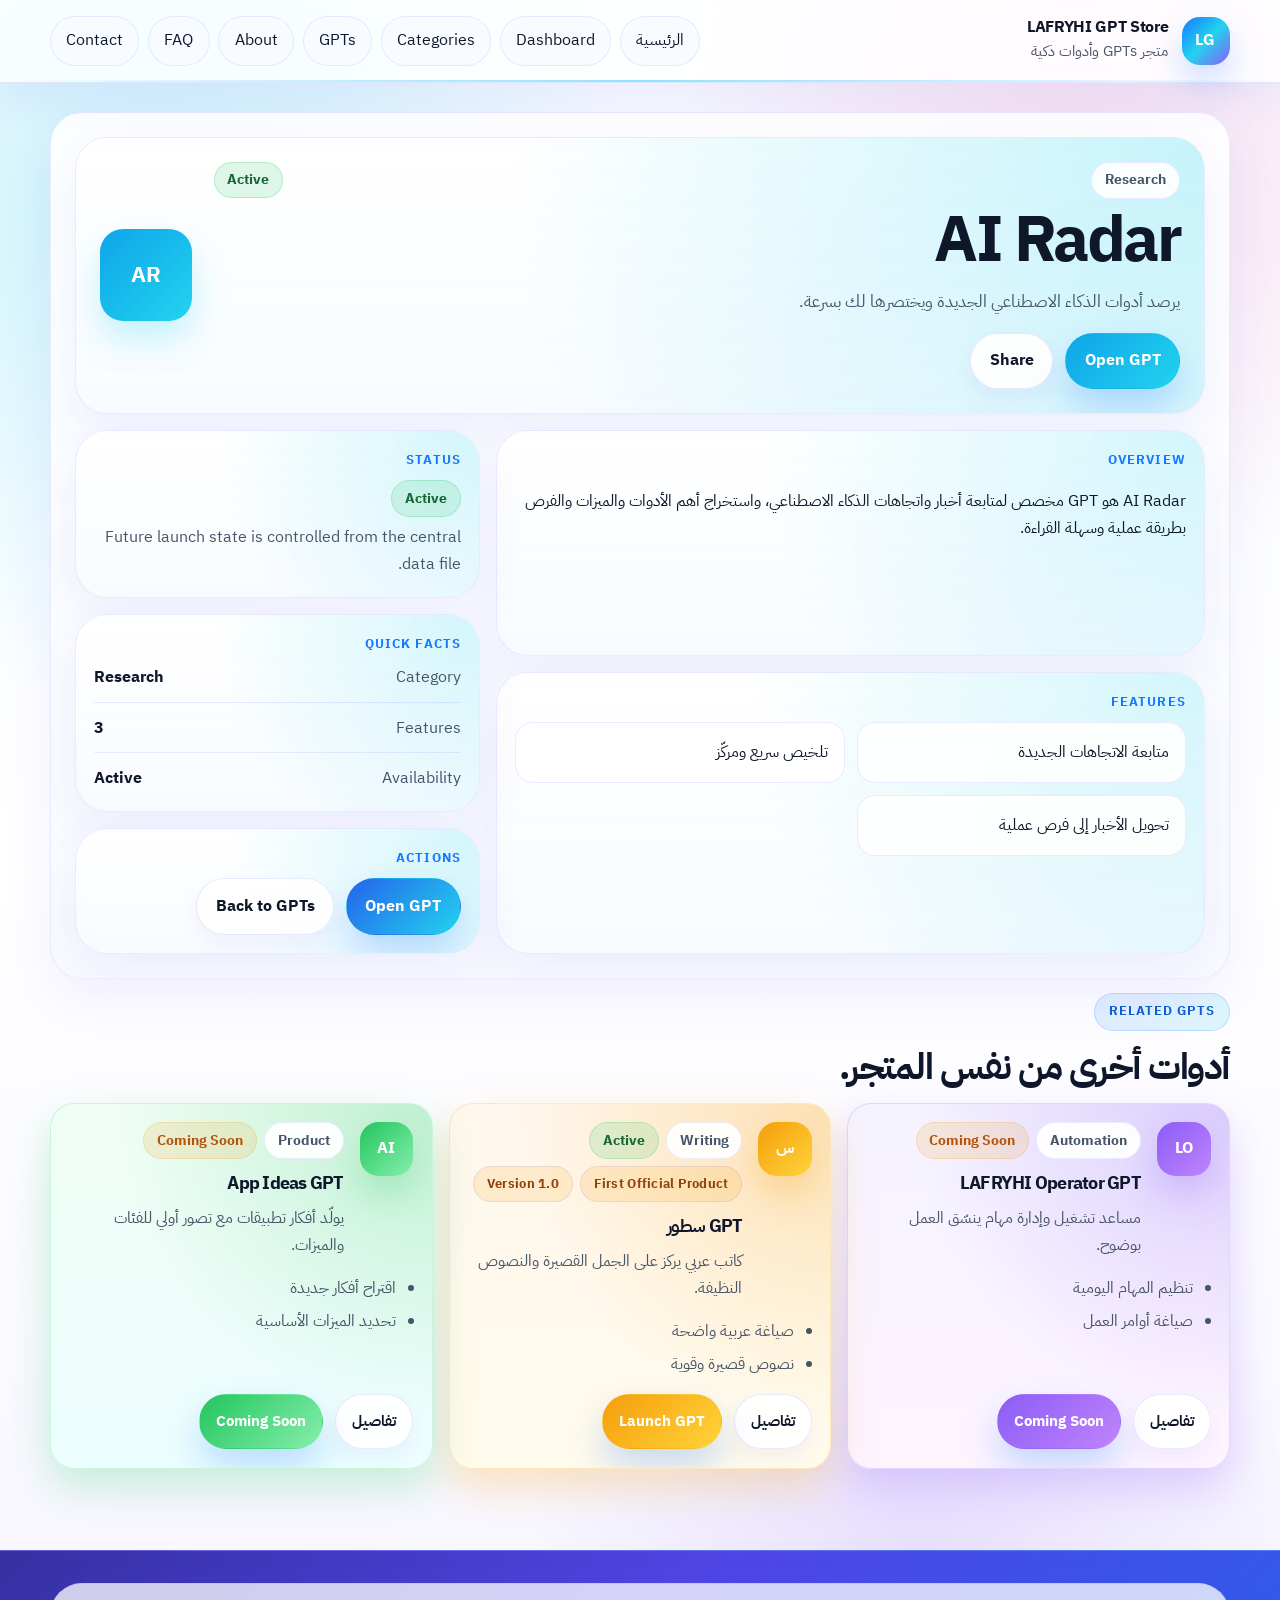
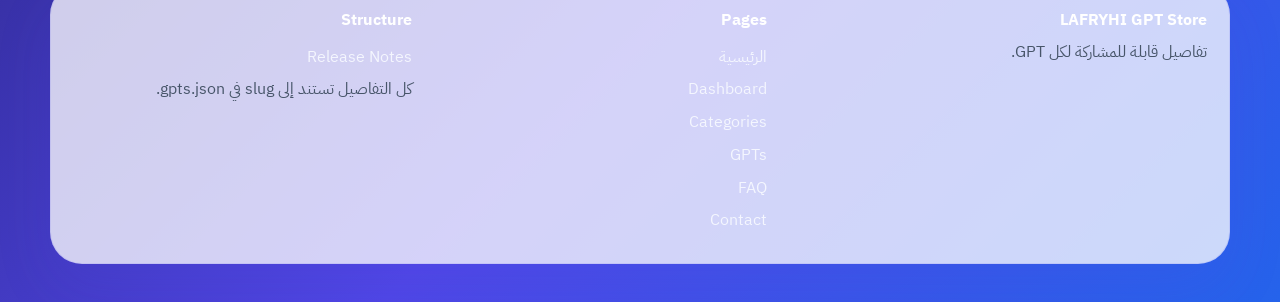
<file: gpt.html>
﻿<!doctype html>
<html lang="ar" dir="rtl">
<head>
  <meta charset="utf-8">
  <meta name="viewport" content="width=device-width, initial-scale=1">
  <title>GPT Details | Bright AI Showcase</title>
  <meta name="description" content="Open a detailed view for each LAFRYHI GPT with a bright product hero, polished cards, and direct launch actions.">
  <link rel="canonical" href="https://lafryhi.com/gpt.html">
  <meta property="og:title" content="GPT Details | Bright AI Showcase">
  <meta property="og:description" content="Open a detailed view for each LAFRYHI GPT with a bright product hero, polished cards, and direct launch actions.">
  <meta property="og:type" content="website">
  <meta property="og:url" content="">
  <meta property="og:image" content="assets/og-image.svg">
  <meta name="twitter:card" content="summary_large_image">
  <meta name="twitter:title" content="GPT Details | Bright AI Showcase">
  <meta name="twitter:description" content="Open a detailed view for each LAFRYHI GPT with a bright product hero, polished cards, and direct launch actions.">
  <meta name="twitter:image" content="assets/og-image.svg">
  <link rel="preconnect" href="https://fonts.googleapis.com">
  <link rel="preconnect" href="https://fonts.gstatic.com" crossorigin>
  <link href="https://fonts.googleapis.com/css2?family=IBM+Plex+Sans+Arabic:wght@400;500;600;700&display=swap" rel="stylesheet">
  <link rel="icon" type="image/svg+xml" href="assets/favicon.svg">
  <link rel="manifest" href="manifest.webmanifest">
  <link rel="stylesheet" href="css/style.css">
  <script defer src="js/app.js"></script>
</head>
<body data-page="detail">
  <header class="topbar">
    <div class="container topbar__inner">
      <a class="brand" href="index.html" aria-label="LAFRYHI GPT Store">
        <span class="brand__mark" aria-hidden="true">LG</span>
        <span class="brand__text">
          <span class="brand__name">LAFRYHI GPT Store</span>
          <span class="brand__tag">متجر GPTs وأدوات ذكية</span>
        </span>
      </a>
      <nav class="nav" aria-label="التنقل الرئيسي">
        <a href="index.html">الرئيسية</a>
        <a href="dashboard.html">Dashboard</a>
        <a href="categories.html">Categories</a>
        <a href="gpts.html">GPTs</a>
        <a href="about.html">About</a>
        <a href="faq.html">FAQ</a>
        <a href="contact.html">Contact</a>
      </nav>
    </div>
  </header>

  <main class="page">
    <section class="container detail-shell" data-gpt-detail>
      <p class="eyebrow">تفاصيل GPT</p>
      <p class="empty-state">جارٍ تحميل التفاصيل...</p>
    </section>
    <section class="container related">
      <div class="section__head">
        <div>
          <p class="eyebrow">Related GPTs</p>
          <h2>أدوات أخرى من نفس المتجر.</h2>
        </div>
      </div>
      <div class="gpt-grid gpt-grid--compact" data-related-gpts></div>
    </section>
  </main>

  <footer class="footer">
    <div class="container footer__grid">
      <div>
        <p class="footer__title">LAFRYHI GPT Store</p>
        <p class="footer__text">تفاصيل قابلة للمشاركة لكل GPT.</p>
      </div>
      <div>
        <p class="footer__heading">Pages</p>
        <a href="index.html">الرئيسية</a>
        <a href="dashboard.html">Dashboard</a>
        <a href="categories.html">Categories</a>
        <a href="gpts.html">GPTs</a>
        <a href="faq.html">FAQ</a>
        <a href="contact.html">Contact</a>
      </div>
      <div>
        <p class="footer__heading">Structure</p>
        <a href="release-notes.html">Release Notes</a>
        <p class="footer__text">كل التفاصيل تستند إلى slug في gpts.json.</p>
      </div>
    </div>
  </footer>
</body>
</html>
</file>
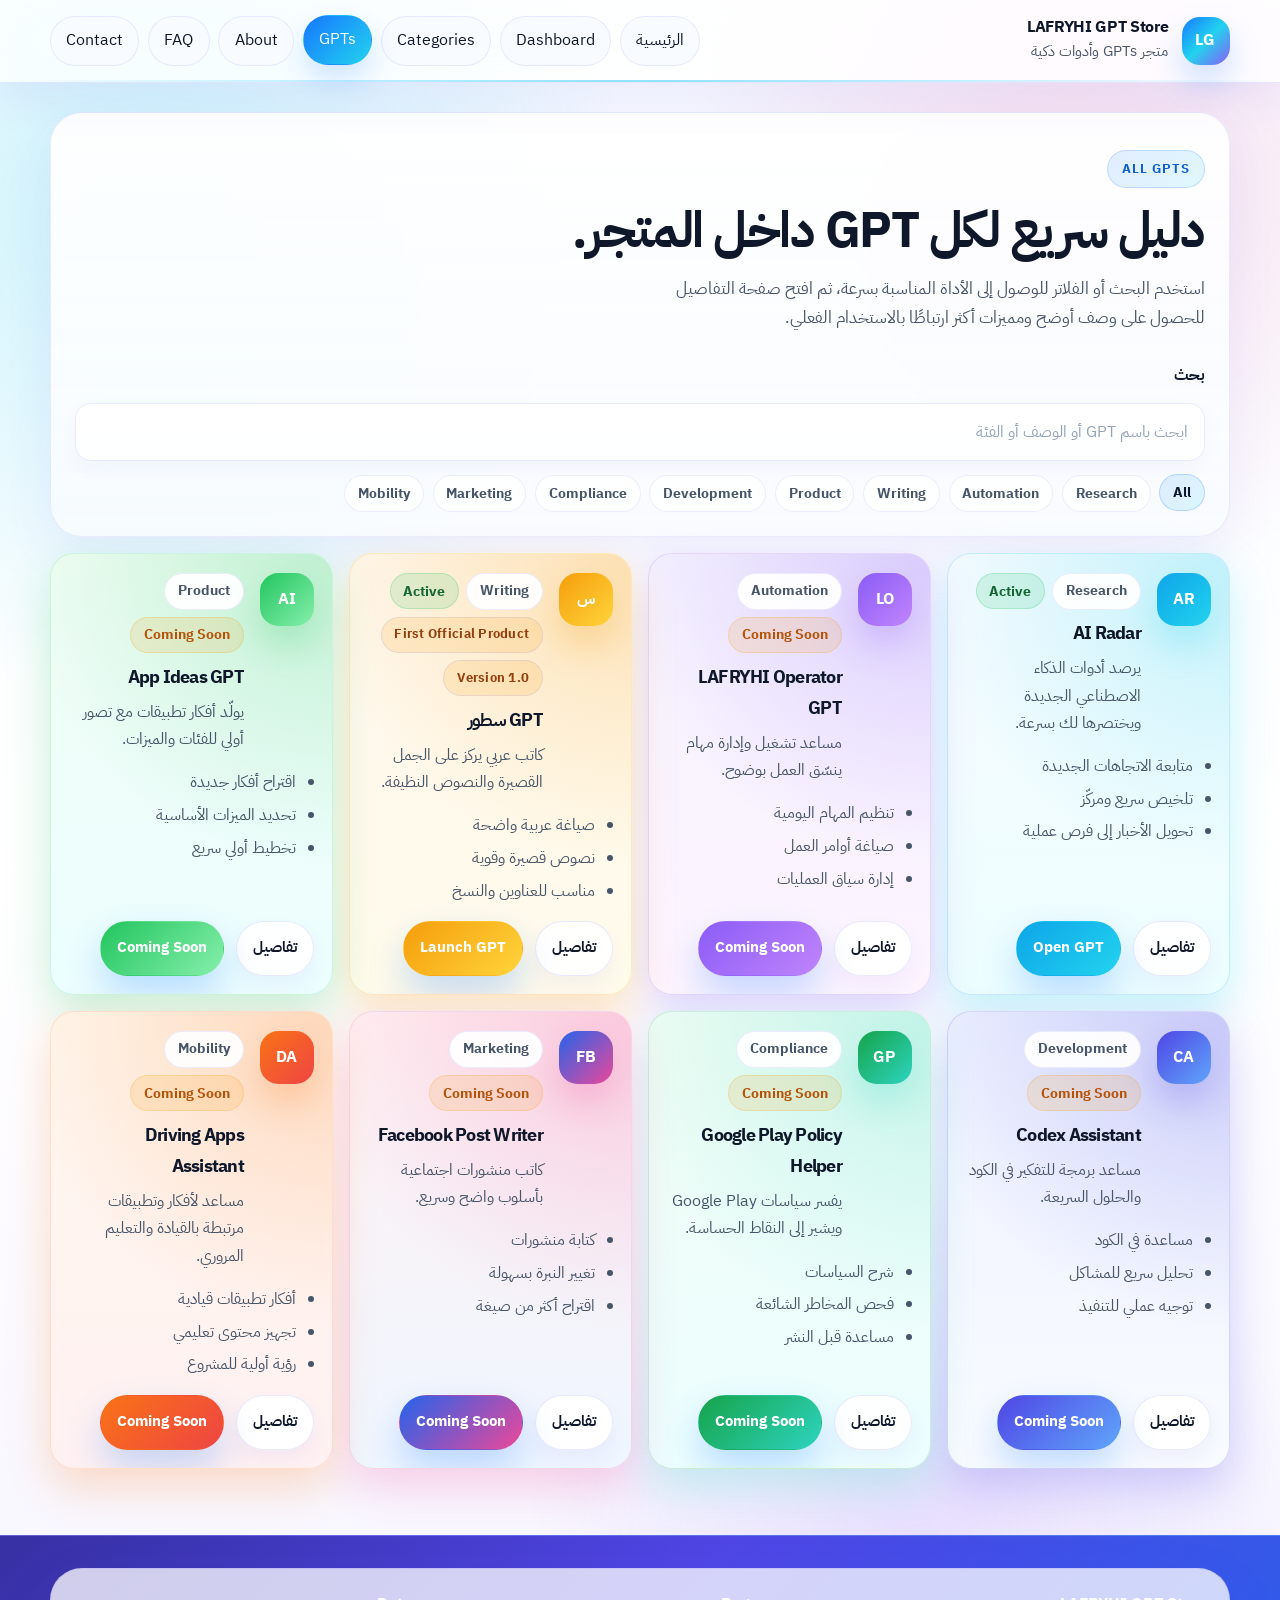
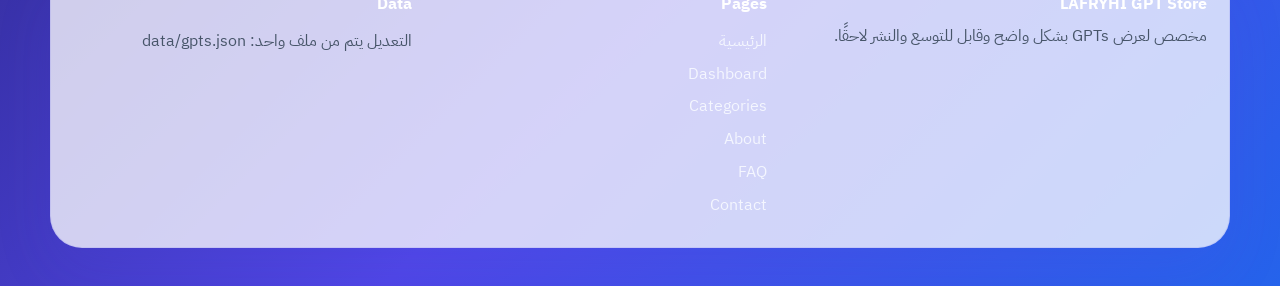
<file: gpts.html>
﻿<!doctype html>
<html lang="ar" dir="rtl">
<head>
  <meta charset="utf-8">
  <meta name="viewport" content="width=device-width, initial-scale=1">
  <title>GPTs | Bright AI Showcase</title>
  <meta name="description" content="Browse all LAFRYHI GPTs in a bright, colorful RTL storefront with search, filters, and detailed product cards.">
  <link rel="canonical" href="https://lafryhi.com/gpts.html">
  <meta property="og:title" content="GPTs | Bright AI Showcase">
  <meta property="og:description" content="Browse all LAFRYHI GPTs in a bright, colorful RTL storefront with search, filters, and detailed product cards.">
  <meta property="og:type" content="website">
  <meta property="og:url" content="">
  <meta property="og:image" content="assets/og-image.svg">
  <meta name="twitter:card" content="summary_large_image">
  <meta name="twitter:title" content="GPTs | Bright AI Showcase">
  <meta name="twitter:description" content="Browse all LAFRYHI GPTs in a bright, colorful RTL storefront with search, filters, and detailed product cards.">
  <meta name="twitter:image" content="assets/og-image.svg">
  <link rel="preconnect" href="https://fonts.googleapis.com">
  <link rel="preconnect" href="https://fonts.gstatic.com" crossorigin>
  <link href="https://fonts.googleapis.com/css2?family=IBM+Plex+Sans+Arabic:wght@400;500;600;700&display=swap" rel="stylesheet">
  <link rel="icon" type="image/svg+xml" href="assets/favicon.svg">
  <link rel="manifest" href="manifest.webmanifest">
  <link rel="stylesheet" href="css/style.css">
  <script defer src="js/app.js"></script>
</head>
<body data-page="gpts">
  <header class="topbar">
    <div class="container topbar__inner">
      <a class="brand" href="index.html" aria-label="LAFRYHI GPT Store">
        <span class="brand__mark" aria-hidden="true">LG</span>
        <span class="brand__text">
          <span class="brand__name">LAFRYHI GPT Store</span>
          <span class="brand__tag">متجر GPTs وأدوات ذكية</span>
        </span>
      </a>
      <nav class="nav" aria-label="التنقل الرئيسي">
        <a href="index.html">الرئيسية</a>
        <a href="dashboard.html">Dashboard</a>
        <a href="categories.html">Categories</a>
        <a href="gpts.html" aria-current="page">GPTs</a>
        <a href="about.html">About</a>
        <a href="faq.html">FAQ</a>
        <a href="contact.html">Contact</a>
      </nav>
    </div>
  </header>

  <main class="page">
    <section class="container page__intro">
      <div>
        <p class="eyebrow">All GPTs</p>
        <h1>دليل سريع لكل GPT داخل المتجر.</h1>
        <p class="lead">
          استخدم البحث أو الفلاتر للوصول إلى الأداة المناسبة بسرعة، ثم افتح صفحة التفاصيل للحصول على
          وصف أوضح ومميزات أكثر ارتباطًا بالاستخدام الفعلي.
        </p>
      </div>
      <div class="toolbar">
        <label class="search">
          <span class="search__label">بحث</span>
          <input type="search" placeholder="ابحث باسم GPT أو الوصف أو الفئة" data-search-input>
        </label>
        <div class="chips" data-category-filters></div>
      </div>
    </section>

    <section class="container">
      <div class="gpt-grid" data-gpt-grid></div>
      <p class="empty-state" hidden data-empty-state>لا توجد نتائج مطابقة الآن.</p>
    </section>
  </main>

  <footer class="footer">
    <div class="container footer__grid">
      <div>
        <p class="footer__title">LAFRYHI GPT Store</p>
        <p class="footer__text">مخصص لعرض GPTs بشكل واضح وقابل للتوسع والنشر لاحقًا.</p>
      </div>
      <div>
        <p class="footer__heading">Pages</p>
        <a href="index.html">الرئيسية</a>
        <a href="dashboard.html">Dashboard</a>
        <a href="categories.html">Categories</a>
        <a href="about.html">About</a>
        <a href="faq.html">FAQ</a>
        <a href="contact.html">Contact</a>
      </div>
      <div>
        <p class="footer__heading">Data</p>
        <p class="footer__text">التعديل يتم من ملف واحد: data/gpts.json</p>
      </div>
    </div>
  </footer>
</body>
</html>
</file>
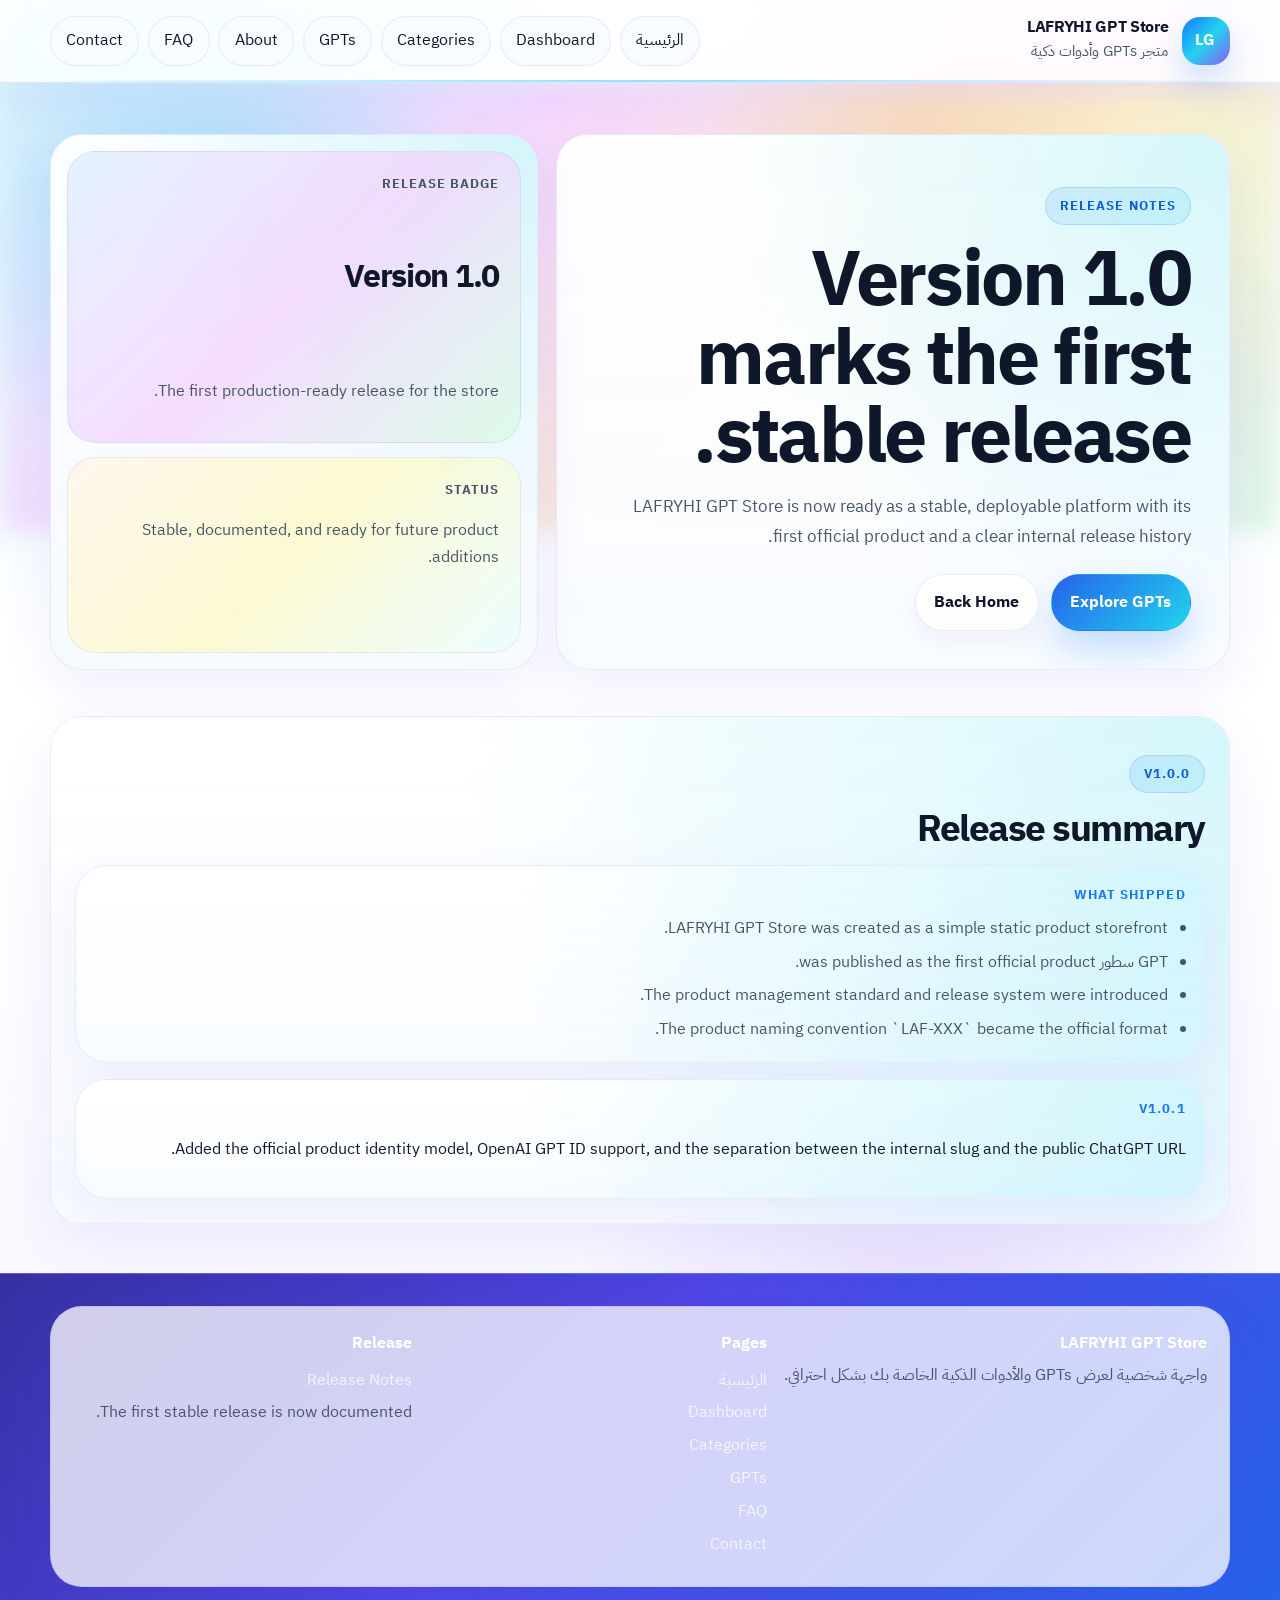
<file: release-notes.html>
<!doctype html>
<html lang="ar" dir="rtl">
<head>
  <meta charset="utf-8">
  <meta name="viewport" content="width=device-width, initial-scale=1">
  <title>Release Notes | LAFRYHI GPT Store</title>
  <meta name="description" content="سجل الإصدارات الرسمي لـ LAFRYHI GPT Store مع ملخص v1.0.0 والإصدارات اللاحقة.">
  <link rel="canonical" href="https://lafryhi.com/release-notes.html">
  <meta property="og:title" content="Release Notes | LAFRYHI GPT Store">
  <meta property="og:description" content="سجل الإصدارات الرسمي لـ LAFRYHI GPT Store مع ملخص v1.0.0 والإصدارات اللاحقة.">
  <meta property="og:type" content="website">
  <meta property="og:url" content="https://lafryhi.com/release-notes.html">
  <meta property="og:image" content="assets/og-image.svg">
  <meta name="twitter:card" content="summary_large_image">
  <meta name="twitter:title" content="Release Notes | LAFRYHI GPT Store">
  <meta name="twitter:description" content="سجل الإصدارات الرسمي لـ LAFRYHI GPT Store مع ملخص v1.0.0 والإصدارات اللاحقة.">
  <meta name="twitter:image" content="assets/og-image.svg">
  <link rel="preconnect" href="https://fonts.googleapis.com">
  <link rel="preconnect" href="https://fonts.gstatic.com" crossorigin>
  <link href="https://fonts.googleapis.com/css2?family=IBM+Plex+Sans+Arabic:wght@400;500;600;700&display=swap" rel="stylesheet">
  <link rel="icon" type="image/svg+xml" href="assets/favicon.svg">
  <link rel="manifest" href="manifest.webmanifest">
  <link rel="stylesheet" href="css/style.css">
  <script defer src="js/app.js"></script>
</head>
<body data-page="release-notes">
  <header class="topbar">
    <div class="container topbar__inner">
      <a class="brand" href="index.html" aria-label="LAFRYHI GPT Store">
        <span class="brand__mark" aria-hidden="true">LG</span>
        <span class="brand__text">
          <span class="brand__name">LAFRYHI GPT Store</span>
          <span class="brand__tag">متجر GPTs وأدوات ذكية</span>
        </span>
      </a>
      <nav class="nav" aria-label="التنقل الرئيسي">
        <a href="index.html">الرئيسية</a>
        <a href="dashboard.html">Dashboard</a>
        <a href="categories.html">Categories</a>
        <a href="gpts.html">GPTs</a>
        <a href="about.html">About</a>
        <a href="faq.html">FAQ</a>
        <a href="contact.html">Contact</a>
      </nav>
    </div>
  </header>

  <main>
    <section class="hero">
      <div class="container hero__grid">
        <div class="hero__copy">
          <p class="eyebrow">Release Notes</p>
          <h1>Version 1.0 marks the first stable release.</h1>
          <p class="lead">
            LAFRYHI GPT Store is now ready as a stable, deployable platform with its first official product and a clear internal release history.
          </p>
          <div class="hero__actions">
            <a class="button button--primary" href="gpts.html">Explore GPTs</a>
            <a class="button button--secondary" href="index.html">Back Home</a>
          </div>
        </div>

        <aside class="hero__panel">
          <div class="hero-card hero-card--main">
            <p class="hero-card__label">Release Badge</p>
            <h2>Version 1.0</h2>
            <p>The first production-ready release for the store.</p>
          </div>
          <div class="hero-card hero-card--accent">
            <p class="hero-card__label">Status</p>
            <p>Stable, documented, and ready for future product additions.</p>
          </div>
        </aside>
      </div>
    </section>

    <section class="section">
      <div class="container section__card">
        <div class="section__head">
          <div>
            <p class="eyebrow">v1.0.0</p>
            <h2>Release summary</h2>
          </div>
        </div>
        <div class="detail-stack">
          <article class="detail-section card-surface">
            <p class="detail-section__label">What shipped</p>
            <ul class="detail-example-list">
              <li>LAFRYHI GPT Store was created as a simple static product storefront.</li>
              <li>GPT سطور was published as the first official product.</li>
              <li>The product management standard and release system were introduced.</li>
              <li>The product naming convention `LAF-XXX` became the official format.</li>
            </ul>
          </article>
          <article class="detail-section card-surface">
            <p class="detail-section__label">v1.0.1</p>
            <p>
              Added the official product identity model, OpenAI GPT ID support, and the separation between the internal slug and the public ChatGPT URL.
            </p>
          </article>
        </div>
      </div>
    </section>
  </main>

  <footer class="footer">
    <div class="container footer__grid">
      <div>
        <p class="footer__title">LAFRYHI GPT Store</p>
        <p class="footer__text">واجهة شخصية لعرض GPTs والأدوات الذكية الخاصة بك بشكل احترافي.</p>
      </div>
      <div>
        <p class="footer__heading">Pages</p>
        <a href="index.html">الرئيسية</a>
        <a href="dashboard.html">Dashboard</a>
        <a href="categories.html">Categories</a>
        <a href="gpts.html">GPTs</a>
        <a href="faq.html">FAQ</a>
        <a href="contact.html">Contact</a>
      </div>
      <div>
        <p class="footer__heading">Release</p>
        <a href="release-notes.html">Release Notes</a>
        <p class="footer__text">The first stable release is now documented.</p>
      </div>
    </div>
  </footer>
</body>
</html>
</file>
<file: css/style.css>
:root {
  --bg: #f5f7fb;
  --bg-soft: #edf2f7;
  --surface: rgba(255, 255, 255, 0.84);
  --surface-strong: #ffffff;
  --text: #0f172a;
  --muted: #475569;
  --border: rgba(15, 23, 42, 0.08);
  --shadow: 0 20px 60px rgba(15, 23, 42, 0.08);
  --primary: #0f766e;
  --primary-strong: #115e59;
  --accent: #2563eb;
  --accent-soft: rgba(37, 99, 235, 0.1);
  --soon: #b45309;
  --radius-xl: 28px;
  --radius-lg: 22px;
  --radius-md: 16px;
  --radius-sm: 12px;
  --container: min(1160px, calc(100% - 2rem));
}

/* ===== LAFRYHI v2.0 final overrides ===== */
body {
  background:
    radial-gradient(circle at 14% 18%, rgba(10, 132, 255, 0.24), transparent 24%) !important,
    radial-gradient(circle at 84% 12%, rgba(0, 194, 255, 0.18), transparent 21%) !important,
    radial-gradient(circle at 75% 88%, rgba(139, 92, 246, 0.16), transparent 24%) !important,
    linear-gradient(180deg, #07101f 0%, #0b1020 38%, #08101d 100%) !important;
  color: var(--text) !important;
  font-family: "IBM Plex Sans Arabic", "Cairo", sans-serif !important;
}

.topbar {
  background: rgba(7, 12, 24, 0.7) !important;
  border-bottom-color: rgba(168, 183, 218, 0.14) !important;
  box-shadow: 0 18px 50px rgba(1, 8, 22, 0.26) !important;
}

.topbar::after {
  background: linear-gradient(90deg, transparent, rgba(0, 194, 255, 0.45), transparent) !important;
}

.brand__name,
.nav a,
.eyebrow,
.button,
.chip,
.status,
.product-badge,
.text-link,
.detail-section__label,
.home-featured__eyebrow,
.metric-card__label {
  font-family: "Inter", "Cairo", "IBM Plex Sans Arabic", sans-serif !important;
}

.nav a {
  color: var(--muted) !important;
}

.nav a:hover,
.nav a:focus-visible {
  color: var(--text) !important;
}

.nav a[aria-current="page"] {
  color: #fff !important;
}

.hero__copy,
.hero__panel,
.section__card,
.card-surface,
.home-featured,
.home-category-card,
.home-cta,
.metric-card,
.insight-card,
.category-card,
.detail-section,
.detail-side__card,
.faq-card,
.mini-card,
.page-404__card,
.contact-form,
.contact-item,
.detail-hero {
  background: linear-gradient(180deg, rgba(11, 16, 32, 0.86), rgba(7, 11, 22, 0.94)) !important;
  border-color: rgba(255, 255, 255, 0.08) !important;
  box-shadow: 0 26px 80px rgba(1, 8, 22, 0.45) !important;
  color: var(--text) !important;
}

.hero__copy h1,
.section__head h1,
.section__head h2,
.page-intro h1,
.page__intro h1,
.detail-hero h1,
.home-featured h3,
.home-cta h2 {
  color: var(--text) !important;
}

.hero__copy .lead,
.hero-card p,
.home-featured__description,
.home-category-card__copy,
.detail-copy,
.detail-hero__lead,
.metric-card__hint,
.insight-card p,
.faq-card p,
.mini-card p,
.contact-item__value,
.footer__text,
.detail-side__note,
.home-cta__copy,
.home-cta__meta {
  color: var(--muted) !important;
}

.hero-card,
.gpt-card,
.home-featured,
.home-category-card,
.home-cta,
.detail-hero,
.metric-card,
.insight-card,
.category-card,
.detail-section,
.detail-side__card,
.faq-card,
.mini-card {
  position: relative !important;
  overflow: hidden !important;
}

.hero-card::before,
.gpt-card::before,
.home-featured::before,
.home-category-card::before,
.home-cta::before,
.detail-hero::before,
.metric-card::before,
.insight-card::before,
.category-card::before,
.detail-section::before,
.detail-side__card::before,
.faq-card::before,
.mini-card::before {
  opacity: 1 !important;
}

.hero__copy h1 {
  font-size: clamp(2.5rem, 6vw, 5.2rem) !important;
  line-height: 1.04 !important;
}

.lead {
  font-size: 1.08rem !important;
}

.button {
  border-color: transparent !important;
  text-decoration: none !important;
}

.button--primary {
  color: #fff !important;
  background: linear-gradient(135deg, var(--primary), var(--secondary)) !important;
  box-shadow: 0 18px 36px rgba(10, 132, 255, 0.28) !important;
}

.button--secondary {
  color: var(--text) !important;
  background: rgba(255, 255, 255, 0.06) !important;
  border-color: rgba(255, 255, 255, 0.12) !important;
}

.chip {
  background: rgba(255, 255, 255, 0.06) !important;
  border-color: rgba(255, 255, 255, 0.08) !important;
  color: var(--muted) !important;
}

.status--active {
  color: #8ef0b2 !important;
  background: rgba(34, 197, 94, 0.14) !important;
  border-color: rgba(34, 197, 94, 0.22) !important;
}

.status--soon {
  color: #ffd08a !important;
  background: rgba(245, 185, 66, 0.14) !important;
  border-color: rgba(245, 185, 66, 0.24) !important;
}

.product-badge {
  color: #ffe0ad !important;
  background: rgba(245, 185, 66, 0.12) !important;
}

.gpt-card {
  background: linear-gradient(180deg, rgba(13, 19, 37, 0.94), rgba(8, 12, 23, 0.96)) !important;
  border-color: rgba(255, 255, 255, 0.08) !important;
}

.gpt-card__icon,
.home-featured__icon,
.detail-hero__icon {
  box-shadow: 0 18px 34px var(--glow, rgba(0, 194, 255, 0.2)) !important;
}

.gpt-card:hover,
.home-featured:hover,
.home-category-card:hover,
.detail-hero:hover,
.category-card:hover,
.metric-card:hover,
.insight-card:hover,
.detail-section:hover,
.detail-side__card:hover,
.faq-card:hover,
.mini-card:hover {
  transform: translateY(-6px) !important;
}

.footer {
  border-top-color: rgba(168, 183, 218, 0.14) !important;
  background: linear-gradient(180deg, rgba(7, 12, 24, 0.22), rgba(7, 12, 24, 0.56)) !important;
}

.footer a:hover,
.footer a:focus-visible {
  color: #d9ebff !important;
}

.js [data-reveal] {
  opacity: 0;
  transform: translateY(16px);
  transition: opacity 0.45s ease, transform 0.45s ease;
}

.js [data-reveal].is-revealed {
  opacity: 1;
  transform: translateY(0);
}

@media (prefers-reduced-motion: reduce) {
  .js [data-reveal] {
    opacity: 1 !important;
    transform: none !important;
  }
}

/* ===== LAFRYHI.com v2.0 visual refresh ===== */
:root {
  --bg: #0b1020;
  --bg-elevated: #10192f;
  --bg-soft: #0f1730;
  --surface: rgba(11, 16, 32, 0.78);
  --surface-strong: rgba(14, 21, 41, 0.92);
  --surface-soft: rgba(11, 16, 32, 0.6);
  --surface-glass: rgba(14, 21, 41, 0.72);
  --text: #f7fbff;
  --muted: rgba(220, 229, 245, 0.8);
  --border: rgba(168, 183, 218, 0.16);
  --shadow: 0 26px 80px rgba(1, 8, 22, 0.45);
  --primary: #0a84ff;
  --primary-strong: #0a6be0;
  --secondary: #00c2ff;
  --gold: #f5b942;
  --purple: #8b5cf6;
  --green: #22c55e;
  --red: #ef4444;
  --pink: #fb7185;
  --radius-xl: 32px;
  --radius-lg: 24px;
  --radius-md: 18px;
  --radius-sm: 12px;
  --container: min(1180px, calc(100% - 1.5rem));
}

html {
  background: var(--bg);
  color-scheme: dark;
}

body {
  position: relative;
  min-height: 100vh;
  overflow-x: hidden;
  color: var(--text);
  background:
    radial-gradient(circle at 14% 18%, rgba(10, 132, 255, 0.24), transparent 24%),
    radial-gradient(circle at 84% 12%, rgba(0, 194, 255, 0.18), transparent 21%),
    radial-gradient(circle at 75% 88%, rgba(139, 92, 246, 0.16), transparent 24%),
    linear-gradient(180deg, #07101f 0%, #0b1020 38%, #08101d 100%);
  font-family: "IBM Plex Sans Arabic", "Cairo", sans-serif;
}

body::before,
body::after {
  content: "";
  position: fixed;
  inset: 0;
  pointer-events: none;
  z-index: -1;
}

body::before {
  background:
    radial-gradient(circle at 20% 20%, rgba(255, 255, 255, 0.05) 0 2px, transparent 2px),
    radial-gradient(circle at 80% 10%, rgba(255, 255, 255, 0.04) 0 1px, transparent 1px),
    radial-gradient(circle at 50% 80%, rgba(255, 255, 255, 0.03) 0 1px, transparent 1px);
  background-size: 72px 72px, 84px 84px, 92px 92px;
  opacity: 0.3;
}

body::after {
  background:
    radial-gradient(circle at 18% 28%, rgba(10, 132, 255, 0.18), transparent 26%),
    radial-gradient(circle at 78% 18%, rgba(0, 194, 255, 0.14), transparent 22%),
    radial-gradient(circle at 70% 78%, rgba(245, 185, 66, 0.08), transparent 24%);
  filter: blur(30px);
  opacity: 0.9;
}

::selection {
  background: rgba(10, 132, 255, 0.35);
  color: #fff;
}

a {
  color: inherit;
}

h1,
h2,
h3,
.nav a,
.brand__name,
.eyebrow,
.button,
.chip,
.status,
.product-badge,
.text-link,
.metric-card__value,
.detail-section__label,
.home-featured__eyebrow,
.home-category-card__count,
.category-card__count {
  font-family: "Inter", "Cairo", "IBM Plex Sans Arabic", sans-serif;
}

h1,
h2,
h3 {
  letter-spacing: -0.04em;
}

main {
  position: relative;
  z-index: 1;
}

.container {
  width: var(--container);
}

.topbar {
  position: sticky;
  top: 0;
  z-index: 40;
  backdrop-filter: blur(24px) saturate(145%);
  background: rgba(7, 12, 24, 0.7);
  border-bottom: 1px solid rgba(168, 183, 218, 0.14);
  box-shadow: 0 18px 50px rgba(1, 8, 22, 0.26);
}

.topbar::after {
  content: "";
  position: absolute;
  inset: auto 0 0;
  height: 1px;
  background: linear-gradient(90deg, transparent, rgba(0, 194, 255, 0.45), transparent);
  pointer-events: none;
}

.topbar__inner {
  padding: 0.95rem 0;
  gap: 0.85rem;
}

.brand {
  gap: 0.9rem;
}

.brand__mark {
  width: 3.3rem;
  height: 3.3rem;
  border-radius: 1.15rem;
  background: linear-gradient(135deg, var(--primary), var(--secondary));
  box-shadow: 0 18px 34px rgba(10, 132, 255, 0.3);
}

.brand__name {
  color: var(--text);
  font-weight: 800;
  letter-spacing: -0.02em;
}

.brand__tag {
  color: var(--muted);
}

.nav {
  gap: 0.55rem;
}

.nav a {
  position: relative;
  padding: 0.7rem 1rem;
  border: 1px solid transparent;
  border-radius: 999px;
  color: var(--muted);
  background: rgba(255, 255, 255, 0.02);
  transition:
    transform 0.18s ease,
    background 0.18s ease,
    color 0.18s ease,
    border-color 0.18s ease,
    box-shadow 0.18s ease;
}

.nav a:hover,
.nav a:focus-visible {
  color: var(--text);
  background: rgba(255, 255, 255, 0.08);
  border-color: rgba(255, 255, 255, 0.14);
  transform: translateY(-1px);
}

.nav a[aria-current="page"] {
  color: #fff;
  background: linear-gradient(135deg, rgba(10, 132, 255, 0.32), rgba(0, 194, 255, 0.2));
  border-color: rgba(0, 194, 255, 0.28);
  box-shadow: 0 14px 28px rgba(10, 132, 255, 0.16);
}

.hero,
.page,
.section {
  position: relative;
}

.hero {
  padding: clamp(2rem, 4vw, 4.5rem) 0 2rem;
}

.hero::before {
  content: "";
  position: absolute;
  inset: 1rem 0 auto;
  height: 20rem;
  background:
    radial-gradient(circle at 15% 30%, rgba(10, 132, 255, 0.15), transparent 28%),
    radial-gradient(circle at 70% 10%, rgba(0, 194, 255, 0.16), transparent 24%),
    radial-gradient(circle at 80% 85%, rgba(139, 92, 246, 0.12), transparent 24%);
  filter: blur(14px);
  opacity: 0.95;
  pointer-events: none;
}

.hero__grid {
  position: relative;
  display: grid;
  grid-template-columns: minmax(0, 1.15fr) minmax(320px, 0.85fr);
  gap: 1.15rem;
  align-items: stretch;
}

.hero__copy,
.hero__panel,
.section__card,
.card-surface,
.page-intro,
.page__intro,
.detail-shell,
.contact-layout > .section__card,
.contact-form,
.contact-item,
.home-featured,
.home-category-card,
.home-cta,
.metric-card,
.insight-card,
.category-card,
.detail-section,
.detail-side__card,
.faq-card,
.mini-card,
.page-404__card {
  position: relative;
  overflow: hidden;
  backdrop-filter: blur(18px) saturate(125%);
  background: linear-gradient(180deg, rgba(11, 16, 32, 0.86), rgba(7, 11, 22, 0.94));
  border: 1px solid rgba(255, 255, 255, 0.08);
  border-radius: var(--radius-xl);
  box-shadow: var(--shadow);
}

.hero__copy::before,
.hero__panel::before,
.section__card::before,
.card-surface::before,
.home-featured::before,
.home-category-card::before,
.home-cta::before,
.detail-hero::before,
.gpt-card::before,
.category-card::before {
  content: "";
  position: absolute;
  inset: 0;
  background: radial-gradient(circle at top right, var(--glow, rgba(0, 194, 255, 0.18)), transparent 58%);
  pointer-events: none;
  opacity: 0.9;
}

.hero__copy > *,
.hero__panel > *,
.section__card > *,
.card-surface > *,
.home-featured > *,
.home-category-card > *,
.home-cta > *,
.detail-hero > *,
.gpt-card > *,
.category-card > * {
  position: relative;
  z-index: 1;
}

.hero__copy {
  padding: clamp(1.5rem, 3vw, 2.4rem);
}

.hero__copy h1 {
  margin: 0;
  font-size: clamp(2.7rem, 6vw, 5.2rem);
  line-height: 1.04;
  max-width: 11ch;
}

.lead {
  margin-top: 1rem;
  color: var(--muted);
  font-size: 1.08rem;
  max-width: 58ch;
}

.eyebrow {
  display: inline-flex;
  align-items: center;
  width: fit-content;
  padding: 0.42rem 0.85rem;
  margin-bottom: 1rem;
  border-radius: 999px;
  background: rgba(10, 132, 255, 0.14);
  color: #d8ecff;
  border: 1px solid rgba(0, 194, 255, 0.18);
  letter-spacing: 0.08em;
  text-transform: uppercase;
}

.hero__actions,
.home-featured__actions,
.faq-actions,
.detail-hero__actions,
.gpt-card__actions,
.detail-side__actions,
.home-cta__actions,
.contact-form .button {
  display: flex;
  flex-wrap: wrap;
  gap: 0.75rem;
}

.hero__actions {
  margin-top: 1.45rem;
}

.hero__stats {
  display: grid;
  grid-template-columns: repeat(3, minmax(0, 1fr));
  gap: 0.9rem;
  margin-top: 1.45rem;
}

.stat {
  padding: 1rem;
  border-radius: var(--radius-md);
  background: rgba(255, 255, 255, 0.06);
  border: 1px solid rgba(255, 255, 255, 0.08);
}

.stat__value {
  display: block;
  font-size: 1.65rem;
  font-weight: 800;
}

.stat__label {
  display: block;
  color: var(--muted);
  font-size: 0.95rem;
}

.hero__panel {
  display: grid;
  gap: 0.9rem;
  padding: 1rem;
}

.hero-card {
  padding: 1.3rem;
  border-radius: calc(var(--radius-xl) - 4px);
  border: 1px solid rgba(255, 255, 255, 0.08);
  background: linear-gradient(180deg, rgba(18, 27, 49, 0.96), rgba(10, 16, 32, 0.92));
}

.hero-card--main {
  min-height: 15.5rem;
  background:
    radial-gradient(circle at top right, rgba(0, 194, 255, 0.16), transparent 28%),
    linear-gradient(180deg, rgba(14, 22, 42, 0.98), rgba(8, 12, 24, 0.94));
}

.hero-card--accent {
  background:
    radial-gradient(circle at top right, rgba(139, 92, 246, 0.14), transparent 28%),
    linear-gradient(180deg, rgba(17, 25, 44, 0.98), rgba(8, 12, 24, 0.94));
}

.hero-card__label {
  margin: 0 0 0.5rem;
  color: #d9ebff;
  font-size: 0.8rem;
  font-weight: 800;
  letter-spacing: 0.08em;
  text-transform: uppercase;
}

.hero-card h2 {
  margin: 0 0 0.7rem;
  font-size: clamp(1.45rem, 2.8vw, 2rem);
  line-height: 1.12;
}

.section {
  padding: 0.9rem 0 1.6rem;
}

.section__card {
  padding: 1.5rem;
}

.section__card--soft {
  background:
    radial-gradient(circle at top left, rgba(10, 132, 255, 0.08), transparent 26%),
    radial-gradient(circle at bottom right, rgba(139, 92, 246, 0.08), transparent 28%),
    linear-gradient(180deg, rgba(11, 16, 32, 0.86), rgba(7, 11, 22, 0.94));
}

.section__card--featured {
  background:
    radial-gradient(circle at top right, rgba(245, 185, 66, 0.08), transparent 26%),
    linear-gradient(180deg, rgba(11, 16, 32, 0.86), rgba(7, 11, 22, 0.94));
}

.section__card--cta {
  background:
    radial-gradient(circle at top right, rgba(0, 194, 255, 0.12), transparent 28%),
    linear-gradient(180deg, rgba(11, 16, 32, 0.86), rgba(7, 11, 22, 0.94));
}

.section__head {
  display: flex;
  align-items: flex-start;
  justify-content: space-between;
  gap: 1rem;
  margin-bottom: 1rem;
}

.section__head h1,
.section__head h2,
.page-intro h1,
.page__intro h1,
.detail-hero h1,
.home-featured h3 {
  margin: 0;
  line-height: 1.08;
}

.section__head h1,
.page-intro h1,
.page__intro h1 {
  font-size: clamp(2rem, 4vw, 3.1rem);
}

.section__head h2 {
  font-size: clamp(1.55rem, 3vw, 2.3rem);
}

.text-link {
  color: #8dd8ff;
  font-weight: 800;
}

.text-link:hover,
.text-link:focus-visible {
  color: #dff7ff;
}

.gpt-grid {
  display: grid;
  gap: 1rem;
  grid-template-columns: repeat(auto-fit, minmax(250px, 1fr));
}

.gpt-grid--compact {
  grid-template-columns: repeat(auto-fit, minmax(220px, 1fr));
}

.gpt-card {
  display: flex;
  flex-direction: column;
  gap: 1rem;
  padding: 1.15rem;
  border-radius: var(--radius-lg);
  background:
    linear-gradient(180deg, rgba(13, 19, 37, 0.94), rgba(8, 12, 23, 0.96));
  border: 1px solid rgba(255, 255, 255, 0.08);
  box-shadow: 0 18px 42px rgba(1, 8, 22, 0.32);
  transition:
    transform 0.18s ease,
    box-shadow 0.18s ease,
    border-color 0.18s ease;
}

.gpt-card:hover {
  transform: translateY(-7px);
  border-color: rgba(255, 255, 255, 0.14);
  box-shadow: 0 26px 56px rgba(1, 8, 22, 0.42);
}

.gpt-card__top {
  display: flex;
  gap: 1rem;
}

.gpt-card__icon,
.home-featured__icon,
.detail-hero__icon {
  display: grid;
  place-items: center;
  flex: none;
  color: #fff;
  font-weight: 800;
  background: linear-gradient(135deg, var(--accent, var(--primary)), var(--accent-2, var(--secondary)));
  box-shadow: 0 18px 34px var(--glow, rgba(0, 194, 255, 0.2));
}

.gpt-card__icon {
  width: 3.35rem;
  height: 3.35rem;
  border-radius: 1.15rem;
  font-size: 1rem;
}

.gpt-card__meta {
  min-width: 0;
}

.gpt-card__meta h3 {
  margin: 0.55rem 0 0.35rem;
  font-size: 1.15rem;
}

.gpt-card__meta p,
.home-featured__description,
.category-card__copy,
.detail-copy,
.metric-card__hint,
.insight-card p,
.faq-card p,
.mini-card p,
.contact-item__value,
.contact-form label span,
.footer__text,
.detail-side__note,
.home-cta__copy,
.home-cta__meta {
  color: var(--muted);
}

.gpt-card__row {
  display: flex;
  flex-wrap: wrap;
  gap: 0.45rem;
  align-items: center;
}

.chip,
.status,
.product-badge,
.detail-chip,
.detail-step,
.detail-meta,
.home-category-card__count,
.category-card__count,
.stat,
.metric-card,
.insight-card,
.faq-card,
.mini-card,
.contact-item,
.contact-form,
.page-404__card {
  border: 1px solid rgba(255, 255, 255, 0.08);
}

.chip {
  display: inline-flex;
  align-items: center;
  justify-content: center;
  min-height: 32px;
  padding: 0.35rem 0.8rem;
  border-radius: 999px;
  background: rgba(255, 255, 255, 0.06);
  color: var(--muted);
  font-size: 0.88rem;
  font-weight: 700;
}

.chip--button {
  cursor: pointer;
  transition:
    transform 0.18s ease,
    background 0.18s ease,
    border-color 0.18s ease,
    color 0.18s ease;
}

.chip--button:hover,
.chip--button:focus-visible,
.chip--button.is-active {
  color: #fff;
  background: rgba(10, 132, 255, 0.2);
  border-color: rgba(0, 194, 255, 0.28);
  transform: translateY(-1px);
}

.status {
  display: inline-flex;
  align-items: center;
  justify-content: center;
  min-height: 32px;
  padding: 0.35rem 0.8rem;
  border-radius: 999px;
  font-size: 0.85rem;
  font-weight: 800;
}

.status--active {
  color: #8ef0b2;
  background: rgba(34, 197, 94, 0.14);
  border-color: rgba(34, 197, 94, 0.22);
}

.status--soon {
  color: #ffd08a;
  background: rgba(245, 185, 66, 0.14);
  border-color: rgba(245, 185, 66, 0.24);
}

.product-badge {
  display: inline-flex;
  align-items: center;
  justify-content: center;
  min-height: 32px;
  padding: 0.35rem 0.8rem;
  border-radius: 999px;
  color: #ffe0ad;
  background: rgba(245, 185, 66, 0.12);
  font-size: 0.84rem;
  font-weight: 800;
}

.feature-list {
  margin: 0;
  padding: 0 1.1rem 0 0;
  color: var(--muted);
}

.feature-list li + li {
  margin-top: 0.35rem;
}

.button {
  position: relative;
  overflow: hidden;
  display: inline-flex;
  align-items: center;
  justify-content: center;
  min-height: 48px;
  padding: 0.85rem 1.15rem;
  border-radius: 999px;
  border: 1px solid transparent;
  font-weight: 800;
  transition:
    transform 0.18s ease,
    box-shadow 0.18s ease,
    background 0.18s ease,
    border-color 0.18s ease;
}

.button:hover,
.button:focus-visible {
  transform: translateY(-2px);
}

.button--primary {
  color: #fff;
  background: linear-gradient(135deg, var(--primary), var(--secondary));
  box-shadow: 0 18px 36px rgba(10, 132, 255, 0.28);
}

.button--primary:hover,
.button--primary:focus-visible {
  box-shadow: 0 22px 42px rgba(10, 132, 255, 0.34);
}

.button--secondary {
  color: var(--text);
  background: rgba(255, 255, 255, 0.06);
  border-color: rgba(255, 255, 255, 0.12);
}

.button--small {
  min-height: 42px;
  padding-inline: 1rem;
  font-size: 0.95rem;
}

.button__ripple {
  position: absolute;
  border-radius: 50%;
  pointer-events: none;
  background: radial-gradient(circle, rgba(255, 255, 255, 0.45) 0%, rgba(255, 255, 255, 0.2) 40%, transparent 72%);
  transform: scale(0);
  opacity: 0.8;
  animation: button-ripple 0.56s ease-out;
}

@keyframes button-ripple {
  to {
    transform: scale(4);
    opacity: 0;
  }
}

.page {
  padding: 1.8rem 0 2.6rem;
}

.page-intro,
.page__intro {
  gap: 1rem;
  padding: 1.5rem;
  margin-bottom: 1rem;
}

.toolbar,
.search {
  gap: 0.75rem;
}

.search input,
.contact-form input,
.contact-form textarea {
  width: 100%;
  padding: 0.95rem 1rem;
  border-radius: var(--radius-md);
  border: 1px solid rgba(255, 255, 255, 0.12);
  background: rgba(255, 255, 255, 0.06);
  color: var(--text);
  outline: none;
  transition: border-color 0.18s ease, box-shadow 0.18s ease, background 0.18s ease;
}

.search input::placeholder,
.contact-form input::placeholder,
.contact-form textarea::placeholder {
  color: rgba(220, 229, 245, 0.58);
}

.search input:focus,
.contact-form input:focus,
.contact-form textarea:focus {
  border-color: rgba(0, 194, 255, 0.35);
  background: rgba(255, 255, 255, 0.08);
  box-shadow: 0 0 0 4px rgba(0, 194, 255, 0.1);
}

.chips {
  display: flex;
  flex-wrap: wrap;
  gap: 0.5rem;
}

.empty-state {
  margin-top: 1rem;
  padding: 1rem 1.1rem;
  border-radius: var(--radius-md);
  border: 1px dashed rgba(255, 255, 255, 0.12);
  color: var(--muted);
  background: rgba(255, 255, 255, 0.04);
}

.home-featured {
  display: grid;
  grid-template-columns: minmax(0, 1.18fr) auto;
  gap: 1.25rem;
  align-items: center;
  padding: 1.5rem;
}

.home-featured__eyebrow {
  margin: 0;
  font-size: 0.8rem;
  font-weight: 800;
  letter-spacing: 0.12em;
  text-transform: uppercase;
  color: #d9ebff;
}

.home-featured h3 {
  font-size: clamp(1.55rem, 3vw, 2.2rem);
  margin-top: 0.5rem;
}

.home-featured__visual {
  display: grid;
  gap: 0.75rem;
  justify-items: center;
  text-align: center;
}

.home-featured__icon {
  width: 5rem;
  height: 5rem;
  border-radius: 1.4rem;
  font-size: 1.45rem;
}

.home-featured__note {
  margin: 0;
  color: var(--muted);
}

.home-featured-rail {
  margin-top: 1rem;
}

.home-category-grid {
  display: grid;
  gap: 1rem;
  grid-template-columns: repeat(auto-fit, minmax(220px, 1fr));
}

.home-category-card {
  padding: 1.15rem;
}

.home-category-card__head,
.category-card__head,
.detail-hero__badge-row,
.category-card__head {
  display: flex;
  align-items: flex-start;
  justify-content: space-between;
  gap: 0.75rem;
}

.home-category-card__count,
.category-card__count {
  display: inline-flex;
  align-items: center;
  justify-content: center;
  min-width: 3.1rem;
  padding: 0.55rem 0.75rem;
  border-radius: 999px;
  background: rgba(255, 255, 255, 0.08);
  color: #fff;
  font-weight: 800;
}

.home-category-card__copy,
.category-card__copy {
  margin: 0.9rem 0 0.75rem;
}

.home-cta {
  display: grid;
  grid-template-columns: minmax(0, 1.05fr) minmax(300px, 0.95fr);
  gap: 1.2rem;
  align-items: center;
  padding: 1.5rem;
}

.home-cta__copy {
  margin: 0.65rem 0 0;
}

.newsletter-form {
  display: grid;
  gap: 0.75rem;
}

.newsletter-form label {
  display: grid;
  gap: 0.4rem;
  font-weight: 700;
}

.newsletter-form .button {
  width: fit-content;
}

.dashboard-grid {
  display: grid;
  gap: 1rem;
  grid-template-columns: repeat(4, minmax(0, 1fr));
}

.metric-card,
.insight-card,
.category-card {
  padding: 1.15rem;
}

.metric-card__label,
.detail-section__label {
  margin: 0 0 0.55rem;
  color: #d9ebff;
  font-size: 0.82rem;
  font-weight: 800;
  letter-spacing: 0.08em;
  text-transform: uppercase;
}

.metric-card__value {
  margin: 0;
  font-size: clamp(2rem, 5vw, 3rem);
  font-weight: 900;
  letter-spacing: -0.05em;
}

.dashboard-spotlight,
.categories-grid {
  display: grid;
  gap: 1rem;
  grid-template-columns: repeat(2, minmax(0, 1fr));
}

.insight-card h2,
.category-card h2 {
  margin: 0;
  line-height: 1.1;
}

.category-card {
  padding: 1.15rem;
}

.faq-grid,
.mini-grid,
.steps {
  display: grid;
  gap: 1rem;
  grid-template-columns: repeat(3, minmax(0, 1fr));
}

.faq-card,
.mini-card {
  padding: 1.1rem;
}

.contact-layout {
  display: grid;
  gap: 1rem;
  grid-template-columns: minmax(0, 1fr) minmax(320px, 0.9fr);
}

.contact-list {
  display: grid;
  gap: 0.85rem;
  margin-top: 1rem;
}

.contact-item {
  display: grid;
  gap: 0.35rem;
  padding: 1rem 1.1rem;
  transition: transform 0.18s ease, border-color 0.18s ease;
}

.contact-item:hover,
.contact-item:focus-visible {
  transform: translateY(-2px);
  border-color: rgba(0, 194, 255, 0.24);
}

.contact-item__label {
  color: #d9ebff;
  font-weight: 800;
  letter-spacing: 0.06em;
  text-transform: uppercase;
}

.contact-form {
  display: grid;
  gap: 0.85rem;
  padding: 1.35rem;
}

.contact-form label {
  display: grid;
  gap: 0.45rem;
}

.contact-form .button {
  justify-self: start;
}

.detail-shell {
  padding: 1.5rem;
}

.detail-hero {
  display: grid;
  grid-template-columns: minmax(0, 1.35fr) auto;
  gap: 1.35rem;
  align-items: center;
  padding: 1.5rem;
}

.detail-hero__content {
  display: grid;
  gap: 1rem;
}

.detail-hero__intro h1 {
  margin: 0.45rem 0 0;
  font-size: clamp(2.3rem, 5vw, 4.3rem);
}

.detail-hero__lead {
  margin: 0.8rem 0 0;
  color: var(--muted);
  font-size: 1.05rem;
  max-width: 60ch;
}

.detail-hero__icon {
  width: 5.75rem;
  height: 5.75rem;
  border-radius: 1.45rem;
  font-size: 1.4rem;
}

.detail-meta-strip {
  display: grid;
  grid-template-columns: repeat(3, minmax(0, 1fr));
  gap: 0.75rem;
  margin-top: 0.5rem;
}

.detail-meta {
  padding: 0.9rem 1rem;
  border-radius: var(--radius-md);
  background: rgba(255, 255, 255, 0.05);
}

.detail-meta span {
  display: block;
  color: var(--muted);
  font-size: 0.82rem;
  font-weight: 800;
  letter-spacing: 0.08em;
  text-transform: uppercase;
}

.detail-meta strong {
  display: block;
  margin-top: 0.2rem;
}

.detail-stack {
  display: grid;
  gap: 1rem;
  margin-top: 1rem;
}

.detail-copy {
  margin: 0;
}

.detail-chip-grid,
.detail-step-grid,
.detail-spec-grid {
  display: grid;
  gap: 0.75rem;
}

.detail-chip-grid {
  grid-template-columns: repeat(3, minmax(0, 1fr));
}

.detail-chip,
.detail-step,
.detail-spec-grid div {
  padding: 0.9rem 1rem;
  border-radius: var(--radius-md);
  background: rgba(255, 255, 255, 0.05);
}

.detail-step-grid {
  grid-template-columns: repeat(3, minmax(0, 1fr));
}

.detail-step span {
  display: inline-flex;
  margin-bottom: 0.55rem;
  color: #d9ebff;
  font-weight: 800;
}

.detail-spec-grid {
  grid-template-columns: repeat(2, minmax(0, 1fr));
  margin: 0;
}

.detail-spec-grid dt {
  color: var(--muted);
  font-size: 0.82rem;
  font-weight: 800;
  letter-spacing: 0.08em;
  text-transform: uppercase;
}

.detail-spec-grid dd {
  margin: 0.3rem 0 0;
  font-weight: 700;
}

.detail-layout {
  display: grid;
  grid-template-columns: minmax(0, 1.4fr) minmax(280px, 0.82fr);
  gap: 1rem;
  margin-top: 1rem;
}

.detail-main,
.detail-side {
  display: grid;
  gap: 1rem;
}

.detail-section {
  padding: 1.15rem;
}

.detail-side__card {
  padding: 1.15rem;
}

.feature-grid {
  display: grid;
  gap: 0.75rem;
  grid-template-columns: repeat(2, minmax(0, 1fr));
}

.feature-tile {
  padding: 1rem;
  border-radius: var(--radius-md);
  background: rgba(255, 255, 255, 0.05);
  border: 1px solid rgba(255, 255, 255, 0.08);
}

.fact-list {
  display: grid;
  gap: 0.75rem;
  margin: 0;
  padding: 0;
  list-style: none;
}

.fact-list li {
  display: flex;
  justify-content: space-between;
  gap: 1rem;
  padding-bottom: 0.65rem;
  border-bottom: 1px solid rgba(255, 255, 255, 0.08);
}

.fact-list li:last-child {
  padding-bottom: 0;
  border-bottom: 0;
}

.footer {
  margin-top: 1.5rem;
  padding: 2rem 0 2.4rem;
  border-top: 1px solid rgba(168, 183, 218, 0.14);
  background: linear-gradient(180deg, rgba(7, 12, 24, 0.22), rgba(7, 12, 24, 0.56));
}

.footer__grid {
  display: grid;
  grid-template-columns: 1.25fr 1fr 1fr;
  gap: 1rem;
}

.footer__title {
  margin: 0 0 0.5rem;
  color: #fff;
  font-weight: 800;
}

.footer__heading {
  margin: 0 0 0.45rem;
  color: #d9ebff;
  font-weight: 800;
}

.footer a {
  display: block;
  width: fit-content;
  margin-bottom: 0.35rem;
  color: var(--muted);
}

.footer a:hover,
.footer a:focus-visible {
  color: #d9ebff;
}

.copy-block {
  padding: 0.2rem 0 0;
}

.copy-block p + p {
  margin-top: 1rem;
}

.page-404 {
  min-height: calc(100vh - 4rem);
  display: grid;
  place-items: center;
}

.page-404__card {
  width: min(760px, 100%);
  padding: 2rem;
  text-align: center;
}

.detail-hero--featured {
  align-items: start;
}

.detail-hero__content--featured {
  gap: 1rem;
}

.detail-hero__badge-row {
  flex-wrap: wrap;
}

.home-featured,
.detail-hero,
.home-cta,
.hero__copy,
.hero__panel,
.section__card,
.detail-shell,
.page-intro,
.page__intro,
.contact-form,
.contact-item,
.faq-card,
.mini-card,
.category-card,
.metric-card,
.insight-card,
.detail-section,
.detail-side__card {
  transition:
    transform 0.18s ease,
    border-color 0.18s ease,
    box-shadow 0.18s ease;
}

.home-featured:hover,
.detail-hero:hover,
.category-card:hover,
.home-category-card:hover,
.metric-card:hover,
.insight-card:hover,
.detail-section:hover,
.detail-side__card:hover,
.faq-card:hover,
.mini-card:hover {
  transform: translateY(-3px);
  border-color: rgba(0, 194, 255, 0.18);
}

.js [data-reveal] {
  opacity: 0;
  transform: translateY(16px);
  transition:
    opacity 0.45s ease,
    transform 0.45s ease;
}

.js [data-reveal].is-revealed {
  opacity: 1;
  transform: translateY(0);
}

@media (prefers-reduced-motion: reduce) {
  html {
    scroll-behavior: auto;
  }

  *,
  *::before,
  *::after {
    animation-duration: 0.001ms !important;
    animation-iteration-count: 1 !important;
    transition-duration: 0.001ms !important;
  }

  .js [data-reveal] {
    opacity: 1;
    transform: none;
  }
}

@media (max-width: 1024px) {
  .hero__grid,
  .home-featured,
  .home-cta,
  .detail-hero,
  .detail-layout,
  .contact-layout,
  .footer__grid {
    grid-template-columns: 1fr;
  }

  .dashboard-grid {
    grid-template-columns: repeat(2, minmax(0, 1fr));
  }

  .dashboard-spotlight,
  .categories-grid,
  .feature-grid,
  .faq-grid,
  .mini-grid,
  .steps {
    grid-template-columns: repeat(2, minmax(0, 1fr));
  }
}

@media (max-width: 768px) {
  .topbar__inner {
    flex-direction: column;
    align-items: stretch;
  }

  .nav {
    justify-content: flex-start;
    overflow-x: auto;
    padding-bottom: 0.2rem;
    scrollbar-width: none;
  }

  .nav::-webkit-scrollbar {
    display: none;
  }

  .hero__copy,
  .hero__panel,
  .section__card,
  .page-intro,
  .page__intro,
  .detail-shell,
  .home-featured,
  .home-cta,
  .contact-form,
  .page-404__card {
    padding: 1.2rem;
  }

  .hero__copy h1 {
    font-size: clamp(2.2rem, 11vw, 3.4rem);
  }

  .hero__stats,
  .dashboard-grid,
  .dashboard-spotlight,
  .categories-grid,
  .faq-grid,
  .mini-grid,
  .steps,
  .feature-grid,
  .detail-meta-strip,
  .detail-chip-grid,
  .detail-step-grid,
  .detail-spec-grid {
    grid-template-columns: 1fr;
  }

  .section__head {
    flex-direction: column;
  }

  .button,
  .nav a {
    width: 100%;
    justify-content: center;
  }
}

* {
  box-sizing: border-box;
}

html {
  scroll-behavior: smooth;
}

body {
  margin: 0;
  color: var(--text);
  background:
    radial-gradient(circle at top right, rgba(37, 99, 235, 0.08), transparent 30%),
    radial-gradient(circle at left center, rgba(15, 118, 110, 0.08), transparent 26%),
    linear-gradient(180deg, #ffffff 0%, var(--bg) 38%, #f8fafc 100%);
  font-family: "IBM Plex Sans Arabic", sans-serif;
  line-height: 1.7;
}

a {
  color: inherit;
  text-decoration: none;
}

img {
  max-width: 100%;
  display: block;
}

button,
input,
textarea {
  font: inherit;
}

button {
  cursor: pointer;
}

.container {
  width: var(--container);
  margin-inline: auto;
}

.topbar {
  position: sticky;
  top: 0;
  z-index: 20;
  backdrop-filter: blur(18px);
  background: rgba(245, 247, 251, 0.82);
  border-bottom: 1px solid var(--border);
}

.topbar__inner {
  display: flex;
  align-items: center;
  justify-content: space-between;
  gap: 1rem;
  padding: 1rem 0;
}

.brand {
  display: inline-flex;
  align-items: center;
  gap: 0.85rem;
}

.brand__mark {
  display: inline-flex;
  align-items: center;
  justify-content: center;
  width: 3rem;
  height: 3rem;
  border-radius: 18px;
  color: #fff;
  font-weight: 700;
  letter-spacing: 0.08em;
  background:
    linear-gradient(135deg, var(--primary), #14b8a6);
  box-shadow: 0 16px 30px rgba(15, 118, 110, 0.22);
}

.brand__text {
  display: flex;
  flex-direction: column;
  gap: 0.15rem;
}

.brand__name {
  font-weight: 700;
  line-height: 1.2;
}

.brand__tag {
  color: var(--muted);
  font-size: 0.92rem;
}

.nav {
  display: flex;
  align-items: center;
  flex-wrap: wrap;
  justify-content: flex-end;
  gap: 0.5rem;
}

.nav a {
  padding: 0.65rem 0.95rem;
  border-radius: 999px;
  color: var(--muted);
  transition:
    background-color 0.2s ease,
    color 0.2s ease,
    transform 0.2s ease;
}

.nav a:hover,
.nav a:focus-visible,
.nav a[aria-current="page"] {
  color: var(--text);
  background: rgba(255, 255, 255, 0.82);
  transform: translateY(-1px);
}

.hero {
  padding: 3.5rem 0 1.5rem;
}

.hero__grid {
  display: grid;
  grid-template-columns: minmax(0, 1.1fr) minmax(300px, 0.9fr);
  gap: 1.5rem;
  align-items: stretch;
}

.hero__copy,
.hero__panel,
.section__card,
.detail-card,
.card-surface {
  background: var(--surface);
  border: 1px solid var(--border);
  border-radius: var(--radius-xl);
  box-shadow: var(--shadow);
}

.hero__copy {
  padding: 2rem;
}

.hero__copy h1,
.page__intro h1,
.detail-card h1,
.section__card h1 {
  margin: 0;
  line-height: 1.1;
  letter-spacing: -0.03em;
}

.hero__copy h1 {
  font-size: clamp(2.4rem, 5.2vw, 4.6rem);
  max-width: 12ch;
  margin-bottom: 1rem;
}

.lead {
  color: var(--muted);
  font-size: 1.05rem;
}

.eyebrow {
  display: inline-flex;
  align-items: center;
  width: fit-content;
  padding: 0.4rem 0.8rem;
  margin-bottom: 1rem;
  border-radius: 999px;
  background: rgba(15, 118, 110, 0.08);
  color: var(--primary-strong);
  font-size: 0.84rem;
  font-weight: 700;
  letter-spacing: 0.08em;
  text-transform: uppercase;
}

.hero__actions {
  display: flex;
  gap: 0.75rem;
  flex-wrap: wrap;
  margin-top: 1.5rem;
}

.button {
  display: inline-flex;
  align-items: center;
  justify-content: center;
  min-height: 46px;
  padding: 0.85rem 1.15rem;
  border: 1px solid transparent;
  border-radius: 999px;
  font-weight: 700;
  transition:
    transform 0.2s ease,
    box-shadow 0.2s ease,
    background-color 0.2s ease,
    border-color 0.2s ease;
}

.button:hover,
.button:focus-visible {
  transform: translateY(-2px);
}

.button--primary {
  color: #fff;
  background: linear-gradient(135deg, var(--primary), #14b8a6);
  box-shadow: 0 16px 30px rgba(15, 118, 110, 0.24);
}

.button--primary:hover,
.button--primary:focus-visible {
  box-shadow: 0 22px 42px rgba(15, 118, 110, 0.28);
}

.button--secondary {
  color: var(--text);
  background: rgba(255, 255, 255, 0.68);
  border-color: var(--border);
}

.button--small {
  min-height: 40px;
  padding-inline: 1rem;
  font-size: 0.95rem;
}

.hero__stats {
  display: grid;
  grid-template-columns: repeat(3, minmax(0, 1fr));
  gap: 0.75rem;
  margin-top: 1.5rem;
}

.stat {
  padding: 1rem;
  border-radius: var(--radius-md);
  background: rgba(255, 255, 255, 0.78);
  border: 1px solid var(--border);
}

.stat__value {
  display: block;
  font-size: 1.55rem;
  font-weight: 700;
}

.stat__label {
  display: block;
  color: var(--muted);
  font-size: 0.95rem;
}

.hero__panel {
  display: grid;
  gap: 0.9rem;
  padding: 1rem;
}

.hero-card {
  padding: 1.3rem;
  border-radius: 24px;
  border: 1px solid var(--border);
  background:
    linear-gradient(180deg, rgba(255, 255, 255, 0.92), rgba(248, 250, 252, 0.9));
}

.hero-card--main {
  display: flex;
  flex-direction: column;
  justify-content: space-between;
  min-height: 100%;
}

.hero-card--main h2 {
  margin: 0 0 0.75rem;
  font-size: clamp(1.45rem, 2.8vw, 2rem);
}

.hero-card__label {
  margin: 0 0 0.55rem;
  color: var(--primary-strong);
  font-size: 0.82rem;
  font-weight: 700;
  text-transform: uppercase;
  letter-spacing: 0.08em;
}

.hero-card--accent {
  background:
    radial-gradient(circle at top right, rgba(37, 99, 235, 0.12), transparent 34%),
    linear-gradient(180deg, #ffffff, #f8fafc);
}

.section {
  padding: 0.75rem 0 1.5rem;
}

.section__card {
  padding: 1.5rem;
}

.section__card--soft {
  background:
    radial-gradient(circle at top left, rgba(15, 118, 110, 0.06), transparent 28%),
    var(--surface);
}

.section__head {
  display: flex;
  align-items: flex-start;
  justify-content: space-between;
  gap: 1rem;
  margin-bottom: 1rem;
}

.section__head h2,
.section__head h1 {
  margin: 0;
  font-size: clamp(1.55rem, 3vw, 2.25rem);
}

.text-link {
  color: var(--primary);
  font-weight: 700;
}

.gpt-grid {
  display: grid;
  gap: 1rem;
  grid-template-columns: repeat(3, minmax(0, 1fr));
}

.gpt-grid--compact {
  grid-template-columns: repeat(3, minmax(0, 1fr));
}

.gpt-grid--featured {
  margin-top: 1rem;
}

.gpt-card {
  display: flex;
  flex-direction: column;
  gap: 1rem;
  padding: 1.15rem;
  border-radius: var(--radius-lg);
  background:
    linear-gradient(180deg, rgba(255, 255, 255, 0.96), rgba(248, 250, 252, 0.94));
  border: 1px solid var(--border);
  box-shadow: 0 14px 40px rgba(15, 23, 42, 0.06);
}

.gpt-card__top {
  display: flex;
  gap: 1rem;
}

.gpt-card__icon {
  flex: none;
  display: grid;
  place-items: center;
  width: 3.2rem;
  height: 3.2rem;
  border-radius: 18px;
  color: #fff;
  font-weight: 700;
  background:
    linear-gradient(135deg, var(--accent), rgba(255, 255, 255, 0.2));
  box-shadow: 0 16px 30px rgba(15, 23, 42, 0.12);
}

.gpt-card__icon--large {
  width: 4rem;
  height: 4rem;
  border-radius: 22px;
  font-size: 1.05rem;
}

.gpt-card__meta {
  flex: 1;
}

.gpt-card__meta h3 {
  margin: 0.55rem 0 0.3rem;
  font-size: 1.15rem;
}

.gpt-card__meta p {
  margin: 0;
  color: var(--muted);
}

.gpt-card__row {
  display: flex;
  gap: 0.5rem;
  align-items: center;
  flex-wrap: wrap;
}

.chip {
  display: inline-flex;
  align-items: center;
  justify-content: center;
  min-height: 32px;
  padding: 0.35rem 0.8rem;
  border-radius: 999px;
  border: 1px solid var(--border);
  background: rgba(255, 255, 255, 0.9);
  color: var(--muted);
  font-size: 0.88rem;
  font-weight: 600;
}

.chip--button {
  cursor: pointer;
  transition:
    transform 0.2s ease,
    border-color 0.2s ease,
    color 0.2s ease,
    background-color 0.2s ease;
}

.chip--button:hover,
.chip--button:focus-visible,
.chip--button.is-active {
  border-color: rgba(15, 118, 110, 0.22);
  color: var(--primary-strong);
  background: rgba(15, 118, 110, 0.08);
  transform: translateY(-1px);
}

.product-badge {
  display: inline-flex;
  align-items: center;
  justify-content: center;
  min-height: 32px;
  padding: 0.35rem 0.8rem;
  border-radius: 999px;
  border: 1px solid rgba(180, 83, 9, 0.18);
  color: #92400e;
  background: rgba(245, 158, 11, 0.14);
  font-size: 0.84rem;
  font-weight: 700;
  letter-spacing: 0.02em;
}

.status {
  display: inline-flex;
  align-items: center;
  justify-content: center;
  min-height: 32px;
  padding: 0.35rem 0.8rem;
  border-radius: 999px;
  font-size: 0.85rem;
  font-weight: 700;
}

.status--active {
  color: #166534;
  background: rgba(34, 197, 94, 0.12);
}

.status--soon {
  color: var(--soon);
  background: rgba(245, 158, 11, 0.14);
}

.feature-list {
  margin: 0;
  padding: 0 1.1rem 0 0;
  color: var(--muted);
}

.feature-list li + li {
  margin-top: 0.35rem;
}

.gpt-card__actions,
.detail-card__actions {
  display: flex;
  gap: 0.65rem;
  flex-wrap: wrap;
  margin-top: auto;
}

.steps,
.mini-grid {
  display: grid;
  grid-template-columns: repeat(3, minmax(0, 1fr));
  gap: 1rem;
}

.faq-grid {
  display: grid;
  grid-template-columns: repeat(2, minmax(0, 1fr));
  gap: 1rem;
}

.step-card,
.mini-card {
  padding: 1rem;
  border-radius: var(--radius-md);
  border: 1px solid var(--border);
  background: rgba(255, 255, 255, 0.74);
}

.faq-card {
  padding: 1.1rem;
  border-radius: var(--radius-md);
  border: 1px solid var(--border);
  background: rgba(255, 255, 255, 0.78);
}

.step-card__index {
  display: inline-flex;
  margin-bottom: 0.8rem;
  color: var(--primary-strong);
  font-weight: 700;
}

.step-card h3,
.mini-card h3 {
  margin: 0 0 0.45rem;
}

.faq-card h3 {
  margin: 0 0 0.45rem;
}

.step-card p,
.mini-card p {
  margin: 0;
  color: var(--muted);
}

.faq-card p {
  margin: 0;
  color: var(--muted);
}

.faq-actions {
  display: flex;
  gap: 0.75rem;
  flex-wrap: wrap;
  margin-top: 1.25rem;
}

.page {
  padding: 2rem 0 1.5rem;
}

.page-intro {
  display: grid;
  gap: 1rem;
  margin-bottom: 1rem;
}

.page__intro {
  display: grid;
  gap: 1rem;
  margin-bottom: 1rem;
}

.toolbar {
  display: grid;
  gap: 0.85rem;
}

.dashboard-grid {
  display: grid;
  gap: 1rem;
  grid-template-columns: repeat(4, minmax(0, 1fr));
}

.dashboard-spotlight,
.categories-grid {
  display: grid;
  gap: 1rem;
  grid-template-columns: repeat(2, minmax(0, 1fr));
}

.metric-card,
.insight-card,
.category-card {
  padding: 1.15rem;
}

.metric-card__label,
.category-card__count,
.detail-section__label {
  margin: 0 0 0.55rem;
  color: var(--primary-strong);
  font-size: 0.82rem;
  font-weight: 700;
  letter-spacing: 0.08em;
  text-transform: uppercase;
}

.metric-card__value {
  margin: 0;
  font-size: clamp(2rem, 5vw, 3rem);
  font-weight: 700;
  letter-spacing: -0.04em;
}

.metric-card__hint,
.insight-card p,
.category-card__copy,
.detail-side__note {
  margin: 0.45rem 0 0;
  color: var(--muted);
}

.insight-card h2,
.category-card h2 {
  margin: 0;
  line-height: 1.15;
  letter-spacing: -0.03em;
}

.category-card__head {
  display: flex;
  align-items: flex-start;
  justify-content: space-between;
  gap: 1rem;
}

.category-card__count {
  margin: 0;
  flex: none;
  min-width: 3rem;
  text-align: center;
}

.page-404 {
  min-height: calc(100vh - 4rem);
  display: grid;
  place-items: center;
}

.page-404__card {
  width: min(720px, 100%);
  padding: 2rem;
  text-align: center;
}

.detail-hero {
  display: grid;
  grid-template-columns: minmax(0, 1.4fr) auto;
  gap: 1.5rem;
  align-items: center;
  padding: 1.5rem;
  background:
    radial-gradient(circle at top right, var(--accent-soft), transparent 30%),
    linear-gradient(180deg, rgba(255, 255, 255, 0.82), rgba(248, 250, 252, 0.96));
}

.detail-hero__content {
  display: grid;
  gap: 1.25rem;
}

.detail-hero__intro h1 {
  margin: 0.5rem 0 0;
  font-size: clamp(2.2rem, 5vw, 4.2rem);
  line-height: 1.05;
  letter-spacing: -0.04em;
}

.detail-hero__badge-row {
  display: flex;
  flex-wrap: wrap;
  gap: 0.5rem;
}

.detail-hero__lead {
  margin: 0.85rem 0 0;
  color: var(--muted);
  font-size: 1.05rem;
  max-width: 60ch;
}

.detail-hero__actions {
  display: flex;
  gap: 0.75rem;
  flex-wrap: wrap;
}

.detail-hero__icon {
  display: grid;
  place-items: center;
  width: 5.75rem;
  height: 5.75rem;
  border-radius: 30px;
  color: #fff;
  font-size: 1.3rem;
  font-weight: 700;
  background: linear-gradient(135deg, var(--accent), rgba(255, 255, 255, 0.22));
  box-shadow: 0 20px 36px rgba(15, 23, 42, 0.12);
}

.detail-hero--featured {
  align-items: start;
}

.detail-hero__content--featured {
  gap: 1rem;
}

.detail-hero__icon--featured {
  margin-top: 0.5rem;
}

.detail-stack {
  display: grid;
  gap: 1rem;
  margin-top: 1rem;
}

.detail-copy {
  margin: 0;
  color: var(--muted);
  font-size: 1.02rem;
}

.detail-meta-strip {
  display: grid;
  grid-template-columns: repeat(3, minmax(0, 1fr));
  gap: 0.75rem;
  margin-top: 0.5rem;
}

.detail-meta {
  padding: 0.85rem 1rem;
  border: 1px solid var(--border);
  border-radius: var(--radius-md);
  background: rgba(255, 255, 255, 0.76);
}

.detail-meta span {
  display: block;
  color: var(--muted);
  font-size: 0.82rem;
  font-weight: 700;
  text-transform: uppercase;
  letter-spacing: 0.08em;
}

.detail-meta strong {
  display: block;
  margin-top: 0.25rem;
  font-size: 1rem;
}

.detail-chip-grid {
  display: grid;
  grid-template-columns: repeat(3, minmax(0, 1fr));
  gap: 0.75rem;
}

.detail-chip {
  padding: 0.9rem 1rem;
  border-radius: var(--radius-md);
  border: 1px solid var(--border);
  background: rgba(255, 255, 255, 0.76);
  color: var(--text);
  font-weight: 600;
}

.detail-step-grid {
  display: grid;
  grid-template-columns: repeat(3, minmax(0, 1fr));
  gap: 0.75rem;
}

.detail-step {
  padding: 1rem;
  border-radius: var(--radius-md);
  border: 1px solid var(--border);
  background: rgba(255, 255, 255, 0.76);
}

.detail-step span {
  display: inline-flex;
  margin-bottom: 0.6rem;
  color: var(--primary-strong);
  font-weight: 700;
}

.detail-step p {
  margin: 0;
  color: var(--muted);
}

.detail-example-list {
  margin: 0;
  padding: 0 1.1rem 0 0;
  color: var(--muted);
}

.detail-example-list li + li {
  margin-top: 0.4rem;
}

.detail-spec-grid {
  display: grid;
  grid-template-columns: repeat(2, minmax(0, 1fr));
  gap: 0.75rem;
  margin: 0;
}

.detail-spec-grid div {
  padding: 0.95rem 1rem;
  border-radius: var(--radius-md);
  border: 1px solid var(--border);
  background: rgba(255, 255, 255, 0.76);
}

.detail-spec-grid dt {
  color: var(--muted);
  font-size: 0.82rem;
  font-weight: 700;
  text-transform: uppercase;
  letter-spacing: 0.08em;
}

.detail-spec-grid dd {
  margin: 0.3rem 0 0;
  font-weight: 600;
  word-break: break-word;
}

.home-featured {
  display: grid;
  grid-template-columns: minmax(0, 1.2fr) auto;
  gap: 1.5rem;
  align-items: center;
  padding: 1.5rem;
  background:
    radial-gradient(circle at top right, var(--accent-soft), transparent 30%),
    linear-gradient(180deg, rgba(255, 255, 255, 0.84), rgba(248, 250, 252, 0.96));
}

.home-featured__copy {
  display: grid;
  gap: 0.9rem;
}

.home-featured__id,
.home-featured__description,
.home-featured__note {
  margin: 0;
  color: var(--muted);
}

.home-featured__copy h3 {
  margin: 0;
  font-size: clamp(1.4rem, 3vw, 2rem);
  line-height: 1.2;
  letter-spacing: -0.03em;
}

.home-featured__actions {
  display: flex;
  gap: 0.75rem;
  flex-wrap: wrap;
}

.home-featured__visual {
  display: grid;
  gap: 0.75rem;
  justify-items: center;
  text-align: center;
}

.home-why-grid {
  display: grid;
  grid-template-columns: repeat(3, minmax(0, 1fr));
  gap: 1rem;
}

.home-soon-grid {
  display: grid;
  grid-template-columns: repeat(2, minmax(0, 1fr));
  gap: 1rem;
}

.home-soon-card {
  padding: 1.15rem;
}

.home-soon-card h3 {
  margin: 0.8rem 0 0.35rem;
}

.home-soon-card p {
  margin: 0 0 0.85rem;
  color: var(--muted);
}

.detail-layout {
  display: grid;
  grid-template-columns: minmax(0, 1.4fr) minmax(280px, 0.8fr);
  gap: 1rem;
  margin-top: 1rem;
}

.detail-main,
.detail-side {
  display: grid;
  gap: 1rem;
}

.detail-section,
.detail-side__card {
  padding: 1.15rem;
}

.feature-grid {
  display: grid;
  gap: 0.75rem;
  grid-template-columns: repeat(2, minmax(0, 1fr));
}

.feature-tile {
  padding: 1rem;
  border-radius: var(--radius-md);
  background: rgba(255, 255, 255, 0.72);
  border: 1px solid var(--border);
  color: var(--text);
}

.detail-side__actions {
  display: grid;
  gap: 0.65rem;
}

.fact-list {
  display: grid;
  gap: 0.75rem;
  margin: 0;
  padding: 0;
  list-style: none;
}

.fact-list li {
  display: flex;
  justify-content: space-between;
  gap: 1rem;
  padding-bottom: 0.6rem;
  border-bottom: 1px solid var(--border);
}

.fact-list li:last-child {
  padding-bottom: 0;
  border-bottom: 0;
}

.fact-list span {
  color: var(--muted);
}

.fact-list strong {
  color: var(--text);
}

.search {
  display: grid;
  gap: 0.45rem;
}

.search__label {
  font-weight: 700;
}

.search input,
.contact-form input,
.contact-form textarea {
  width: 100%;
  padding: 0.9rem 1rem;
  border: 1px solid var(--border);
  border-radius: var(--radius-md);
  background: rgba(255, 255, 255, 0.9);
  color: var(--text);
  outline: none;
  transition: border-color 0.2s ease, box-shadow 0.2s ease;
}

.search input:focus,
.contact-form input:focus,
.contact-form textarea:focus {
  border-color: rgba(15, 118, 110, 0.35);
  box-shadow: 0 0 0 4px rgba(15, 118, 110, 0.08);
}

.chips {
  display: flex;
  flex-wrap: wrap;
  gap: 0.5rem;
}

.empty-state {
  margin: 1rem 0 0;
  padding: 1rem;
  border-radius: var(--radius-md);
  border: 1px dashed var(--border);
  color: var(--muted);
  background: rgba(255, 255, 255, 0.7);
}

.detail-shell {
  padding: 1.5rem;
}

.detail-card {
  overflow: hidden;
}

.detail-card__hero {
  display: grid;
  grid-template-columns: auto 1fr;
  gap: 1rem;
  padding: 1.5rem;
  background:
    radial-gradient(circle at top right, var(--accent-soft), transparent 30%),
    linear-gradient(180deg, rgba(255, 255, 255, 0.8), rgba(248, 250, 252, 0.96));
}

.detail-card__intro h1 {
  margin-top: 0.8rem;
  font-size: clamp(2rem, 4vw, 3rem);
}

.detail-card__body {
  display: grid;
  gap: 1rem;
  padding: 1.5rem;
}

.detail-heading {
  margin: 0 0 0.5rem;
  color: var(--primary-strong);
  font-weight: 700;
  letter-spacing: 0.01em;
}

.feature-list--detail {
  padding-right: 1.1rem;
}

.related {
  padding-bottom: 1rem;
}

.copy-block {
  display: grid;
  gap: 1rem;
}

.copy-block p {
  margin: 0;
  color: var(--muted);
}

.contact-layout {
  display: grid;
  grid-template-columns: 1fr 0.9fr;
  gap: 1rem;
}

.contact-list {
  display: grid;
  gap: 0.75rem;
  margin-top: 1rem;
}

.contact-item {
  display: flex;
  flex-direction: column;
  gap: 0.15rem;
  padding: 1rem;
  border-radius: var(--radius-md);
  border: 1px solid var(--border);
  background: rgba(255, 255, 255, 0.72);
}

.contact-item__label {
  color: var(--muted);
  font-size: 0.92rem;
}

.contact-item__value {
  font-weight: 700;
}

.contact-form {
  display: grid;
  gap: 0.9rem;
}

.contact-form label {
  display: grid;
  gap: 0.45rem;
}

.contact-form span {
  font-weight: 700;
}

.footer {
  padding: 1rem 0 2rem;
}

.footer__grid {
  display: grid;
  grid-template-columns: 1.4fr 0.8fr 1fr;
  gap: 1rem;
  padding: 1.4rem;
  border: 1px solid var(--border);
  border-radius: var(--radius-xl);
  background: rgba(255, 255, 255, 0.76);
  box-shadow: var(--shadow);
}

.footer__title {
  margin: 0 0 0.3rem;
  font-weight: 700;
}

.footer__heading {
  margin: 0 0 0.6rem;
  font-weight: 700;
}

.footer__text {
  margin: 0;
  color: var(--muted);
}

.footer a {
  display: block;
  width: fit-content;
  color: var(--primary);
  margin-bottom: 0.35rem;
}

@media (max-width: 980px) {
  .hero__grid,
  .contact-layout,
  .detail-layout,
  .detail-hero,
  .home-featured {
    grid-template-columns: 1fr;
  }

  .gpt-grid,
  .gpt-grid--compact,
  .steps,
  .mini-grid,
  .faq-grid,
  .footer__grid,
  .dashboard-grid,
  .dashboard-spotlight,
  .categories-grid,
  .feature-grid,
  .home-why-grid,
  .home-soon-grid,
  .detail-meta-strip,
  .detail-chip-grid,
  .detail-step-grid,
  .detail-spec-grid {
    grid-template-columns: repeat(2, minmax(0, 1fr));
  }

  .detail-hero__icon {
    width: 4.5rem;
    height: 4.5rem;
  }
}

@media (max-width: 720px) {
  .topbar__inner {
    flex-direction: column;
    align-items: flex-start;
  }

  .nav {
    justify-content: flex-start;
  }

  .hero {
    padding-top: 2rem;
  }

  .hero__copy,
  .section__card,
  .detail-shell {
    padding: 1.2rem;
  }

  .hero__stats,
  .gpt-grid,
  .gpt-grid--compact,
  .steps,
  .mini-grid,
  .faq-grid,
  .dashboard-grid,
  .dashboard-spotlight,
  .categories-grid,
  .feature-grid,
  .home-why-grid,
  .home-soon-grid,
  .detail-meta-strip,
  .detail-chip-grid,
  .detail-step-grid,
  .detail-spec-grid,
  .footer__grid,
  .detail-card__hero {
    grid-template-columns: 1fr;
  }

  .detail-card__hero,
  .detail-hero {
    padding: 1.2rem;
  }

  .detail-layout {
    margin-top: 1rem;
  }

  .section__head {
    flex-direction: column;
  }

  .page-404__card {
    padding: 1.35rem;
  }
}
/* ===== LAFRYHI v2.1 bright color redesign ===== */
:root {
  --bg: #f8fbff;
  --bg-soft: #f5f3ff;
  --surface: rgba(255, 255, 255, 0.88);
  --surface-strong: #ffffff;
  --text: #0f172a;
  --muted: #475569;
  --border: rgba(99, 102, 241, 0.14);
  --shadow: 0 24px 60px rgba(79, 70, 229, 0.11);
  --primary: #1677ff;
  --primary-strong: #0f5fd1;
  --secondary: #22d3ee;
  --gold: #ffd43b;
  --purple: #8b5cf6;
  --green: #22c55e;
  --red: #ef4444;
  --pink: #ec4899;
  --radius-xl: 32px;
  --radius-lg: 24px;
  --radius-md: 18px;
  --radius-sm: 12px;
  --container: min(1180px, calc(100% - 1.5rem));
}

html {
  background: #f8fbff !important;
  color-scheme: light !important;
}

body {
  position: relative !important;
  min-height: 100vh !important;
  margin: 0 !important;
  overflow-x: hidden !important;
  color: var(--text) !important;
  font-family: "IBM Plex Sans Arabic", "Cairo", sans-serif !important;
  background:
    radial-gradient(circle at 12% 12%, rgba(34, 211, 238, 0.22), transparent 24%),
    radial-gradient(circle at 84% 10%, rgba(236, 72, 153, 0.16), transparent 20%),
    radial-gradient(circle at 72% 82%, rgba(139, 92, 246, 0.16), transparent 22%),
    linear-gradient(180deg, #f8fbff 0%, #ffffff 46%, #f5f3ff 100%) !important;
}

body::before,
body::after {
  content: "";
  position: fixed;
  inset: 0;
  pointer-events: none;
  z-index: -1;
}

body::before {
  background:
    radial-gradient(circle at 16% 22%, rgba(22, 119, 255, 0.12) 0 150px, transparent 151px),
    radial-gradient(circle at 82% 16%, rgba(245, 158, 11, 0.09) 0 120px, transparent 121px),
    radial-gradient(circle at 72% 78%, rgba(34, 197, 94, 0.09) 0 140px, transparent 141px),
    radial-gradient(circle at 52% 54%, rgba(139, 92, 246, 0.08) 0 220px, transparent 221px);
  opacity: 0.9;
}

body::after {
  background:
    linear-gradient(135deg, rgba(224, 242, 254, 0.48), rgba(245, 208, 254, 0.28), rgba(220, 252, 231, 0.28)),
    radial-gradient(circle at 30% 30%, rgba(255, 255, 255, 0.75), transparent 48%);
  filter: blur(40px);
  opacity: 0.85;
}

::selection {
  background: rgba(22, 119, 255, 0.2);
  color: #0f172a;
}

a {
  color: inherit !important;
}

main {
  position: relative;
  z-index: 1;
}

.container {
  width: var(--container) !important;
}

.topbar {
  position: sticky;
  top: 0;
  z-index: 40;
  backdrop-filter: blur(22px) saturate(180%) !important;
  background: rgba(255, 255, 255, 0.82) !important;
  border-bottom: 1px solid rgba(99, 102, 241, 0.16) !important;
  box-shadow: 0 18px 42px rgba(79, 70, 229, 0.08) !important;
}

.topbar::after {
  content: "";
  position: absolute;
  inset: auto 0 0;
  height: 2px;
  background: linear-gradient(90deg, rgba(22, 119, 255, 0), rgba(22, 119, 255, 0.82), rgba(236, 72, 153, 0.72), rgba(34, 197, 94, 0.78), rgba(22, 119, 255, 0));
}

.brand__mark {
  background: linear-gradient(135deg, #1677ff, #22d3ee, #8b5cf6) !important;
  box-shadow: 0 16px 32px rgba(22, 119, 255, 0.22) !important;
}

.brand__name,
.nav a,
.eyebrow,
.button,
.chip,
.status,
.product-badge,
.text-link,
.detail-section__label,
.home-featured__eyebrow,
.metric-card__label,
.footer__heading,
.footer__title {
  font-family: "Inter", "Cairo", "IBM Plex Sans Arabic", sans-serif !important;
}

.brand__name {
  color: #0f172a !important;
}

.brand__tag {
  color: #475569 !important;
}

.nav {
  gap: 0.55rem;
}

.nav a {
  color: #0f172a !important;
  background: rgba(248, 251, 255, 0.92) !important;
  border: 1px solid rgba(99, 102, 241, 0.12) !important;
  border-radius: 999px;
}

.nav a:hover,
.nav a:focus-visible {
  color: #0f172a !important;
  background: rgba(255, 255, 255, 0.98) !important;
  border-color: rgba(22, 119, 255, 0.22) !important;
  box-shadow: 0 12px 24px rgba(22, 119, 255, 0.08) !important;
}

.nav a[aria-current="page"] {
  color: #fff !important;
  background: linear-gradient(135deg, #1677ff, #22d3ee) !important;
  border-color: transparent !important;
  box-shadow: 0 14px 28px rgba(22, 119, 255, 0.18) !important;
}

.hero {
  position: relative !important;
  padding: clamp(1.8rem, 4vw, 4.4rem) 0 2rem !important;
}

.hero::before {
  content: "";
  position: absolute;
  inset: 0 0 auto;
  height: 28rem;
  background:
    radial-gradient(circle at 16% 30%, rgba(22, 211, 238, 0.32), transparent 24%),
    radial-gradient(circle at 72% 18%, rgba(245, 158, 11, 0.18), transparent 22%),
    radial-gradient(circle at 84% 74%, rgba(139, 92, 246, 0.18), transparent 23%),
    linear-gradient(135deg, rgba(224, 242, 254, 0.92), rgba(245, 208, 254, 0.82), rgba(254, 243, 199, 0.9), rgba(220, 252, 231, 0.92));
  filter: blur(12px);
  opacity: 0.95;
  pointer-events: none;
}

.hero__grid {
  position: relative;
  display: grid;
  grid-template-columns: minmax(0, 1.16fr) minmax(320px, 0.84fr);
  gap: 1.15rem;
  align-items: stretch;
}

.hero__copy,
.hero__panel,
.section__card,
.card-surface,
.page-intro,
.page__intro,
.detail-shell,
.contact-form,
.contact-item,
.home-featured,
.home-category-card,
.home-cta,
.metric-card,
.insight-card,
.category-card,
.detail-section,
.detail-side__card,
.faq-card,
.mini-card,
.page-404__card {
  position: relative !important;
  overflow: hidden !important;
  backdrop-filter: blur(18px) saturate(150%) !important;
  background: linear-gradient(180deg, rgba(255, 255, 255, 0.96), rgba(248, 251, 255, 0.92)) !important;
  border: 1px solid rgba(99, 102, 241, 0.12) !important;
  border-radius: var(--radius-xl) !important;
  box-shadow: 0 18px 50px rgba(79, 70, 229, 0.08) !important;
  color: var(--text) !important;
}

.hero__copy::before,
.hero__panel::before,
.section__card::before,
.card-surface::before,
.home-featured::before,
.home-category-card::before,
.home-cta::before,
.detail-hero::before,
.gpt-card::before,
.category-card::before,
.metric-card::before,
.insight-card::before,
.detail-section::before,
.detail-side__card::before,
.faq-card::before,
.mini-card::before {
  content: "";
  position: absolute;
  inset: 0;
  background: radial-gradient(circle at top right, var(--glow, rgba(34, 211, 238, 0.2)), transparent 60%);
  pointer-events: none;
  opacity: 0.95;
}

.hero__copy > *,
.hero__panel > *,
.section__card > *,
.card-surface > *,
.home-featured > *,
.home-category-card > *,
.home-cta > *,
.detail-hero > *,
.gpt-card > *,
.category-card > *,
.metric-card > *,
.insight-card > *,
.detail-section > *,
.detail-side__card > *,
.faq-card > *,
.mini-card > * {
  position: relative;
  z-index: 1;
}

.hero__copy {
  padding: clamp(1.5rem, 3vw, 2.4rem) !important;
  background:
    linear-gradient(180deg, rgba(255, 255, 255, 0.96), rgba(248, 251, 255, 0.94)) !important;
}

.hero__copy h1 {
  margin: 0 !important;
  font-size: clamp(2.8rem, 6vw, 5.2rem) !important;
  line-height: 1.02 !important;
  max-width: 11ch !important;
  color: #0f172a !important;
}

.lead,
.hero-card p,
.home-featured__description,
.home-category-card__copy,
.detail-copy,
.detail-hero__lead,
.metric-card__hint,
.insight-card p,
.faq-card p,
.mini-card p,
.contact-item__value,
.footer__text,
.detail-side__note,
.home-cta__copy,
.home-cta__meta,
.gpt-card__meta p,
.home-featured__description,
.category-card__copy {
  color: #475569 !important;
}

.lead {
  margin-top: 1rem !important;
  font-size: 1.08rem !important;
  max-width: 58ch !important;
}

.eyebrow {
  display: inline-flex !important;
  align-items: center !important;
  width: fit-content !important;
  margin-bottom: 1rem !important;
  padding: 0.42rem 0.85rem !important;
  border-radius: 999px !important;
  color: #0f5fd1 !important;
  border: 1px solid rgba(22, 119, 255, 0.18) !important;
  background: linear-gradient(135deg, rgba(22, 119, 255, 0.12), rgba(34, 211, 238, 0.14)) !important;
  letter-spacing: 0.08em !important;
  text-transform: uppercase !important;
}

.hero__actions,
.home-featured__actions,
.faq-actions,
.detail-hero__actions,
.gpt-card__actions,
.detail-side__actions,
.home-cta__actions,
.contact-form .button {
  display: flex !important;
  flex-wrap: wrap !important;
  gap: 0.75rem !important;
}

.hero__actions {
  margin-top: 1.45rem !important;
}

.hero__stats {
  display: grid !important;
  grid-template-columns: repeat(3, minmax(0, 1fr)) !important;
  gap: 0.9rem !important;
  margin-top: 1.45rem !important;
}

.stat {
  padding: 1rem !important;
  border-radius: var(--radius-md) !important;
  background: rgba(255, 255, 255, 0.92) !important;
  border: 1px solid rgba(99, 102, 241, 0.12) !important;
}

.stat__value {
  display: block !important;
  font-size: 1.65rem !important;
  font-weight: 800 !important;
  color: #0f172a !important;
}

.stat__label {
  display: block !important;
  color: #64748b !important;
  font-size: 0.95rem !important;
}

.hero__panel {
  display: grid !important;
  gap: 0.9rem !important;
  padding: 1rem !important;
  background:
    linear-gradient(180deg, rgba(255, 255, 255, 0.96), rgba(244, 250, 255, 0.94)) !important;
}

.hero-card {
  padding: 1.3rem !important;
  border-radius: calc(var(--radius-xl) - 4px) !important;
  border: 1px solid rgba(99, 102, 241, 0.12) !important;
  background:
    linear-gradient(135deg, rgba(224, 242, 254, 0.9), rgba(245, 208, 254, 0.72), rgba(220, 252, 231, 0.88)) !important;
}

.hero-card--main {
  min-height: 15.5rem !important;
}

.hero-card--accent {
  background:
    linear-gradient(135deg, rgba(255, 247, 237, 0.95), rgba(254, 249, 195, 0.75), rgba(236, 254, 255, 0.9)) !important;
}

.hero-card__label {
  margin: 0 0 0.5rem !important;
  color: #0f5fd1 !important;
  font-size: 0.8rem !important;
  font-weight: 800 !important;
  letter-spacing: 0.08em !important;
  text-transform: uppercase !important;
}

.hero-card h2 {
  margin: 0 0 0.7rem !important;
  font-size: clamp(1.45rem, 2.8vw, 2rem) !important;
  line-height: 1.12 !important;
  color: #0f172a !important;
}

.section {
  padding: 0.9rem 0 1.6rem !important;
}

.section__card {
  padding: 1.5rem !important;
}

.section--featured .section__card {
  background:
    linear-gradient(180deg, #f8fbff, #ecfeff) !important;
  border-color: rgba(34, 211, 238, 0.2) !important;
}

.section--latest .section__card,
.section__card--soft {
  background:
    linear-gradient(180deg, #fff7ff, #f5f3ff) !important;
  border-color: rgba(139, 92, 246, 0.18) !important;
}

.section--categories .section__card {
  background:
    linear-gradient(180deg, #fff7ed, #fffbeb) !important;
  border-color: rgba(245, 158, 11, 0.18) !important;
}

.section--cta .section__card,
.section__card--cta {
  background:
    linear-gradient(180deg, #f0fdf4, #ecfeff) !important;
  border-color: rgba(34, 197, 94, 0.18) !important;
}

.section__head {
  display: flex !important;
  align-items: flex-start !important;
  justify-content: space-between !important;
  gap: 1rem !important;
  margin-bottom: 1rem !important;
}

.section__head h1,
.section__head h2,
.page-intro h1,
.page__intro h1,
.detail-hero h1,
.home-featured h3 {
  margin: 0 !important;
  line-height: 1.08 !important;
  color: #0f172a !important;
}

.section__head h1,
.page-intro h1,
.page__intro h1 {
  font-size: clamp(2rem, 4vw, 3.1rem) !important;
}

.section__head h2 {
  font-size: clamp(1.55rem, 3vw, 2.3rem) !important;
}

.text-link {
  color: #1677ff !important;
  font-weight: 800 !important;
}

.text-link:hover,
.text-link:focus-visible {
  color: #0f5fd1 !important;
}

.gpt-grid {
  display: grid !important;
  gap: 1rem !important;
  grid-template-columns: repeat(auto-fit, minmax(250px, 1fr)) !important;
}

.gpt-grid--compact {
  grid-template-columns: repeat(auto-fit, minmax(220px, 1fr)) !important;
}

.gpt-card {
  display: flex !important;
  flex-direction: column !important;
  gap: 1rem !important;
  padding: 1.15rem !important;
  border-radius: var(--radius-lg) !important;
  background:
    linear-gradient(180deg, var(--card-base, #ffffff), var(--card-base-2, #f8fbff)) !important;
  border: 1px solid var(--card-border, rgba(99, 102, 241, 0.16)) !important;
  box-shadow: 0 18px 44px var(--glow, rgba(34, 211, 238, 0.18)) !important;
  transition:
    transform 0.18s ease,
    box-shadow 0.18s ease,
    border-color 0.18s ease !important;
}

.gpt-card:hover,
.home-featured:hover,
.home-category-card:hover,
.detail-hero:hover,
.category-card:hover,
.metric-card:hover,
.insight-card:hover,
.detail-section:hover,
.detail-side__card:hover,
.faq-card:hover,
.mini-card:hover {
  transform: translateY(-4px) !important;
  border-color: rgba(22, 119, 255, 0.22) !important;
  box-shadow: 0 24px 54px rgba(79, 70, 229, 0.14) !important;
}

.gpt-card__top {
  display: flex !important;
  gap: 1rem !important;
}

.gpt-card__icon,
.home-featured__icon,
.detail-hero__icon {
  display: grid !important;
  place-items: center !important;
  flex: none !important;
  color: #fff !important;
  font-weight: 800 !important;
  background: linear-gradient(135deg, var(--accent, #1677ff), var(--accent-2, #22d3ee)) !important;
  box-shadow: 0 18px 34px var(--glow, rgba(34, 211, 238, 0.2)) !important;
}

.gpt-card__icon {
  width: 3.35rem !important;
  height: 3.35rem !important;
  border-radius: 1.15rem !important;
  font-size: 1rem !important;
}

.gpt-card__icon--large,
.detail-hero__icon {
  width: 5.75rem !important;
  height: 5.75rem !important;
  border-radius: 1.45rem !important;
  font-size: 1.4rem !important;
}

.gpt-card__meta {
  min-width: 0 !important;
}

.gpt-card__meta h3 {
  margin: 0.55rem 0 0.35rem !important;
  font-size: 1.15rem !important;
  color: #0f172a !important;
}

.gpt-card__row {
  display: flex !important;
  flex-wrap: wrap !important;
  gap: 0.45rem !important;
  align-items: center !important;
}

.chip,
.status,
.product-badge,
.detail-chip,
.detail-step,
.detail-meta,
.home-category-card__count,
.category-card__count,
.stat,
.metric-card,
.insight-card,
.faq-card,
.mini-card,
.contact-item,
.contact-form,
.page-404__card {
  border: 1px solid rgba(99, 102, 241, 0.12) !important;
}

.chip {
  display: inline-flex !important;
  align-items: center !important;
  justify-content: center !important;
  min-height: 32px !important;
  padding: 0.35rem 0.8rem !important;
  border-radius: 999px !important;
  background: rgba(255, 255, 255, 0.92) !important;
  color: #475569 !important;
  font-size: 0.88rem !important;
  font-weight: 700 !important;
}

.chip--button {
  cursor: pointer !important;
  transition:
    transform 0.18s ease,
    background 0.18s ease,
    border-color 0.18s ease,
    color 0.18s ease !important;
}

.chip--button:hover,
.chip--button:focus-visible,
.chip--button.is-active {
  color: #0f172a !important;
  background: linear-gradient(135deg, rgba(22, 119, 255, 0.12), rgba(34, 211, 238, 0.14)) !important;
  border-color: rgba(22, 119, 255, 0.22) !important;
  transform: translateY(-1px) !important;
}

.status {
  display: inline-flex !important;
  align-items: center !important;
  justify-content: center !important;
  min-height: 32px !important;
  padding: 0.35rem 0.8rem !important;
  border-radius: 999px !important;
  font-size: 0.85rem !important;
  font-weight: 800 !important;
}

.status--active {
  color: #166534 !important;
  background: rgba(34, 197, 94, 0.14) !important;
  border-color: rgba(34, 197, 94, 0.22) !important;
}

.status--soon {
  color: #b45309 !important;
  background: rgba(245, 158, 11, 0.14) !important;
  border-color: rgba(245, 158, 11, 0.22) !important;
}

.product-badge {
  display: inline-flex !important;
  align-items: center !important;
  justify-content: center !important;
  min-height: 32px !important;
  padding: 0.35rem 0.8rem !important;
  border-radius: 999px !important;
  color: #92400e !important;
  background: rgba(245, 158, 11, 0.14) !important;
  font-size: 0.84rem !important;
  font-weight: 800 !important;
}

.feature-list {
  margin: 0 !important;
  padding: 0 1.1rem 0 0 !important;
  color: #475569 !important;
}

.feature-list li + li {
  margin-top: 0.35rem !important;
}

.button {
  position: relative !important;
  overflow: hidden !important;
  display: inline-flex !important;
  align-items: center !important;
  justify-content: center !important;
  min-height: 48px !important;
  padding: 0.85rem 1.15rem !important;
  border-radius: 999px !important;
  border: 1px solid transparent !important;
  font-weight: 800 !important;
  transition:
    transform 0.18s ease,
    box-shadow 0.18s ease,
    background 0.18s ease,
    border-color 0.18s ease !important;
}

.button:hover,
.button:focus-visible {
  transform: translateY(-2px) !important;
}

.button--primary {
  color: #fff !important;
  background: linear-gradient(135deg, var(--accent, #1677ff), var(--accent-2, #22d3ee)) !important;
  box-shadow: 0 18px 36px rgba(22, 119, 255, 0.24) !important;
}

.section--latest .button--primary {
  background: linear-gradient(135deg, #8b5cf6, #ec4899) !important;
  box-shadow: 0 18px 36px rgba(139, 92, 246, 0.24) !important;
}

.section--categories .button--primary {
  background: linear-gradient(135deg, #ff922b, #f97316) !important;
  box-shadow: 0 18px 36px rgba(249, 115, 22, 0.24) !important;
}

.section--cta .button--primary {
  background: linear-gradient(135deg, #22c55e, #14b8a6) !important;
  box-shadow: 0 18px 36px rgba(34, 197, 94, 0.24) !important;
}

.button--primary:hover,
.button--primary:focus-visible {
  box-shadow: 0 22px 42px rgba(22, 119, 255, 0.3) !important;
}

.button--secondary {
  color: #0f172a !important;
  background: rgba(255, 255, 255, 0.95) !important;
  border-color: rgba(99, 102, 241, 0.14) !important;
  box-shadow: 0 10px 20px rgba(79, 70, 229, 0.06) !important;
}

.button--small {
  min-height: 42px !important;
  padding-inline: 1rem !important;
  font-size: 0.95rem !important;
}

.button__ripple {
  position: absolute !important;
  border-radius: 50% !important;
  pointer-events: none !important;
  background: radial-gradient(circle, rgba(255, 255, 255, 0.55) 0%, rgba(255, 255, 255, 0.24) 40%, transparent 72%) !important;
  transform: scale(0) !important;
  opacity: 0.8 !important;
  animation: button-ripple 0.56s ease-out !important;
}

@keyframes button-ripple {
  to {
    transform: scale(4) !important;
    opacity: 0;
  }
}

.page {
  padding: 1.8rem 0 2.6rem !important;
}

.page-intro,
.page__intro {
  display: grid !important;
  gap: 0.75rem !important;
  padding: 1.5rem !important;
}

.toolbar,
.search {
  display: grid !important;
  gap: 0.85rem !important;
}

.search input,
.contact-form input,
.contact-form textarea {
  width: 100% !important;
  padding: 0.92rem 1rem !important;
  border: 1px solid rgba(99, 102, 241, 0.14) !important;
  border-radius: 16px !important;
  background: rgba(255, 255, 255, 0.96) !important;
  color: #0f172a !important;
  box-shadow: 0 8px 20px rgba(79, 70, 229, 0.04) !important;
}

.search input::placeholder,
.contact-form input::placeholder,
.contact-form textarea::placeholder {
  color: #94a3b8 !important;
}

.search input:focus,
.contact-form input:focus,
.contact-form textarea:focus {
  outline: none !important;
  border-color: rgba(22, 119, 255, 0.3) !important;
  box-shadow: 0 0 0 4px rgba(22, 119, 255, 0.08) !important;
}

.chips {
  display: flex !important;
  flex-wrap: wrap !important;
  gap: 0.55rem !important;
}

.empty-state {
  color: #475569 !important;
}

.home-featured,
.home-category-card,
.category-card,
.metric-card,
.insight-card,
.detail-section,
.detail-side__card,
.faq-card,
.mini-card,
.contact-item {
  padding: 1.15rem !important;
}

.home-featured {
  display: grid !important;
  grid-template-columns: minmax(0, 1.35fr) minmax(220px, 0.65fr) !important;
  gap: 1rem !important;
}

.home-featured__eyebrow,
.detail-section__label,
.metric-card__label,
.home-category-card__count,
.category-card__count {
  color: #1677ff !important;
  font-weight: 800 !important;
}

.home-featured h3 {
  margin: 0.35rem 0 0.45rem !important;
  font-size: clamp(1.6rem, 3vw, 2.2rem) !important;
  color: #0f172a !important;
}

.home-featured__visual {
  display: grid !important;
  align-content: center !important;
  justify-items: center !important;
  gap: 0.75rem !important;
  padding: 1rem !important;
  border-radius: calc(var(--radius-xl) - 4px) !important;
  background: linear-gradient(135deg, rgba(22, 119, 255, 0.08), rgba(139, 92, 246, 0.08), rgba(34, 197, 94, 0.1)) !important;
}

.home-featured__icon {
  width: 6rem !important;
  height: 6rem !important;
  border-radius: 1.6rem !important;
  font-size: 1.7rem !important;
}

.home-featured__note {
  margin: 0 !important;
  text-align: center !important;
  color: #475569 !important;
}

.home-featured-rail {
  margin-top: 1rem !important;
}

.home-category-grid {
  display: grid !important;
  grid-template-columns: repeat(auto-fit, minmax(190px, 1fr)) !important;
  gap: 1rem !important;
}

.home-category-card,
.category-card {
  background:
    linear-gradient(180deg, rgba(255, 255, 255, 0.96), rgba(248, 251, 255, 0.92)) !important;
}

.home-category-card__head,
.category-card__head,
.detail-hero__badge-row {
  display: flex !important;
  align-items: flex-start !important;
  justify-content: space-between !important;
  gap: 0.75rem !important;
}

.home-category-card__count,
.category-card__count {
  display: inline-flex !important;
  align-items: center !important;
  justify-content: center !important;
  min-width: 2.75rem !important;
  min-height: 2.75rem !important;
  border-radius: 999px !important;
  background: rgba(22, 119, 255, 0.08) !important;
}

.home-category-card__copy,
.category-card__copy {
  margin: 0.9rem 0 1rem !important;
}

.home-cta {
  display: grid !important;
  grid-template-columns: minmax(0, 1.2fr) minmax(260px, 0.8fr) !important;
  gap: 1rem !important;
}

.newsletter-form {
  display: grid !important;
  gap: 0.85rem !important;
  align-self: start !important;
}

.newsletter-form label {
  display: grid !important;
  gap: 0.45rem !important;
}

.newsletter-form .button {
  justify-self: start !important;
}

.detail-shell {
  padding: 1.5rem !important;
}

.detail-hero {
  display: grid !important;
  grid-template-columns: minmax(0, 1.35fr) auto !important;
  gap: 1.35rem !important;
  align-items: center !important;
  padding: 1.5rem !important;
}

.detail-hero__content {
  display: grid !important;
  gap: 1rem !important;
}

.detail-hero__intro h1 {
  margin: 0.45rem 0 0 !important;
  font-size: clamp(2.3rem, 5vw, 4.3rem) !important;
}

.detail-hero__lead {
  margin: 0.8rem 0 0 !important;
  font-size: 1.05rem !important;
  max-width: 60ch !important;
}

.detail-meta-strip {
  display: grid !important;
  grid-template-columns: repeat(3, minmax(0, 1fr)) !important;
  gap: 0.75rem !important;
  margin-top: 0.5rem !important;
}

.detail-meta {
  padding: 0.9rem 1rem !important;
  border-radius: var(--radius-md) !important;
  background: rgba(255, 255, 255, 0.92) !important;
}

.detail-meta span {
  display: block !important;
  color: #64748b !important;
  font-size: 0.82rem !important;
  font-weight: 800 !important;
  letter-spacing: 0.08em !important;
  text-transform: uppercase !important;
}

.detail-meta strong {
  display: block !important;
  margin-top: 0.2rem !important;
  color: #0f172a !important;
}

.detail-stack {
  display: grid !important;
  gap: 1rem !important;
  margin-top: 1rem !important;
}

.detail-chip-grid,
.detail-step-grid,
.detail-spec-grid,
.feature-grid,
.steps,
.mini-grid,
.faq-grid {
  display: grid !important;
  gap: 0.75rem !important;
}

.detail-chip-grid {
  grid-template-columns: repeat(3, minmax(0, 1fr)) !important;
}

.detail-chip,
.detail-step,
.detail-spec-grid div {
  padding: 0.9rem 1rem !important;
  border-radius: var(--radius-md) !important;
  background: rgba(255, 255, 255, 0.92) !important;
}

.detail-step-grid {
  grid-template-columns: repeat(3, minmax(0, 1fr)) !important;
}

.detail-step span {
  display: inline-flex !important;
  margin-bottom: 0.55rem !important;
  color: #1677ff !important;
  font-weight: 800 !important;
}

.detail-spec-grid {
  grid-template-columns: repeat(2, minmax(0, 1fr)) !important;
  margin: 0 !important;
}

.detail-spec-grid dt,
.contact-item__label {
  color: #64748b !important;
  font-size: 0.82rem !important;
  font-weight: 800 !important;
  letter-spacing: 0.08em !important;
  text-transform: uppercase !important;
}

.detail-spec-grid dd {
  margin: 0.3rem 0 0 !important;
  font-weight: 700 !important;
  color: #0f172a !important;
}

.feature-grid {
  grid-template-columns: repeat(2, minmax(0, 1fr)) !important;
}

.feature-tile {
  padding: 1rem !important;
  border-radius: var(--radius-md) !important;
  background: rgba(255, 255, 255, 0.92) !important;
  border: 1px solid rgba(99, 102, 241, 0.12) !important;
}

.fact-list {
  display: grid !important;
  gap: 0.75rem !important;
  margin: 0 !important;
  padding: 0 !important;
  list-style: none !important;
}

.fact-list li {
  display: flex !important;
  justify-content: space-between !important;
  gap: 1rem !important;
  padding-bottom: 0.65rem !important;
  border-bottom: 1px solid rgba(99, 102, 241, 0.12) !important;
}

.fact-list li:last-child {
  padding-bottom: 0 !important;
  border-bottom: 0 !important;
}

.fact-list span,
.contact-item__value {
  color: #475569 !important;
}

.footer {
  margin-top: 1.5rem !important;
  padding: 2rem 0 2.4rem !important;
  border-top: 1px solid rgba(255, 255, 255, 0.18) !important;
  background: linear-gradient(135deg, #3730a3, #4f46e5 45%, #2563eb) !important;
  color: #f8fbff !important;
}

.footer__grid {
  display: grid !important;
  grid-template-columns: 1.25fr 1fr 1fr !important;
  gap: 1rem !important;
}

.footer__title,
.footer__heading {
  color: #fff !important;
}

.footer a {
  display: block !important;
  width: fit-content !important;
  margin-bottom: 0.35rem !important;
  color: rgba(248, 251, 255, 0.88) !important;
}

.footer a:hover,
.footer a:focus-visible {
  color: #ffffff !important;
}

.copy-block {
  padding: 0.2rem 0 0 !important;
}

.copy-block p + p {
  margin-top: 1rem !important;
}

.page-404 {
  min-height: calc(100vh - 4rem) !important;
  display: grid !important;
  place-items: center !important;
}

.page-404__card {
  width: min(760px, 100%) !important;
  padding: 2rem !important;
  text-align: center !important;
}

.home-featured,
.detail-hero,
.home-cta,
.hero__copy,
.hero__panel,
.section__card,
.detail-shell,
.page-intro,
.page__intro,
.contact-form,
.contact-item,
.faq-card,
.mini-card,
.category-card,
.metric-card,
.insight-card,
.detail-section,
.detail-side__card {
  transition:
    transform 0.18s ease,
    border-color 0.18s ease,
    box-shadow 0.18s ease !important;
}

.js [data-reveal] {
  opacity: 0 !important;
  transform: translateY(16px) !important;
  transition:
    opacity 0.45s ease,
    transform 0.45s ease !important;
}

.js [data-reveal].is-revealed {
  opacity: 1 !important;
  transform: translateY(0) !important;
}

@media (prefers-reduced-motion: reduce) {
  html {
    scroll-behavior: auto !important;
  }

  *,
  *::before,
  *::after {
    animation-duration: 0.001ms !important;
    animation-iteration-count: 1 !important;
    transition-duration: 0.001ms !important;
  }

  .js [data-reveal] {
    opacity: 1 !important;
    transform: none !important;
  }
}

@media (max-width: 1024px) {
  .hero__grid,
  .home-featured,
  .home-cta,
  .detail-hero,
  .detail-layout,
  .contact-layout,
  .footer__grid {
    grid-template-columns: 1fr !important;
  }

  .dashboard-grid {
    grid-template-columns: repeat(2, minmax(0, 1fr)) !important;
  }

  .dashboard-spotlight,
  .categories-grid,
  .feature-grid,
  .faq-grid,
  .mini-grid,
  .steps {
    grid-template-columns: repeat(2, minmax(0, 1fr)) !important;
  }
}

@media (max-width: 768px) {
  .topbar__inner {
    flex-direction: column !important;
    align-items: stretch !important;
  }

  .nav {
    display: flex !important;
    flex-wrap: wrap !important;
    justify-content: flex-start !important;
    overflow-x: visible !important;
    padding-bottom: 0.2rem !important;
    scrollbar-width: none !important;
  }

  .nav::-webkit-scrollbar {
    display: none !important;
  }

  .hero__copy,
  .hero__panel,
  .section__card,
  .page-intro,
  .page__intro,
  .detail-shell,
  .home-featured,
  .home-cta,
  .contact-form,
  .page-404__card {
    padding: 1.2rem !important;
  }

  .hero__copy h1 {
    font-size: clamp(2.2rem, 11vw, 3.4rem) !important;
  }

  .hero__stats,
  .dashboard-grid,
  .dashboard-spotlight,
  .categories-grid,
  .faq-grid,
  .mini-grid,
  .steps,
  .feature-grid,
  .detail-meta-strip,
  .detail-chip-grid,
  .detail-step-grid,
  .detail-spec-grid {
    grid-template-columns: 1fr !important;
  }

  .section__head {
    flex-direction: column !important;
  }

  .button,
  .nav a {
    width: 100% !important;
    justify-content: center !important;
  }

  .nav a {
    width: auto !important;
    flex: 1 1 calc(33.333% - 0.55rem) !important;
    min-width: 0 !important;
  }
}
</file>
